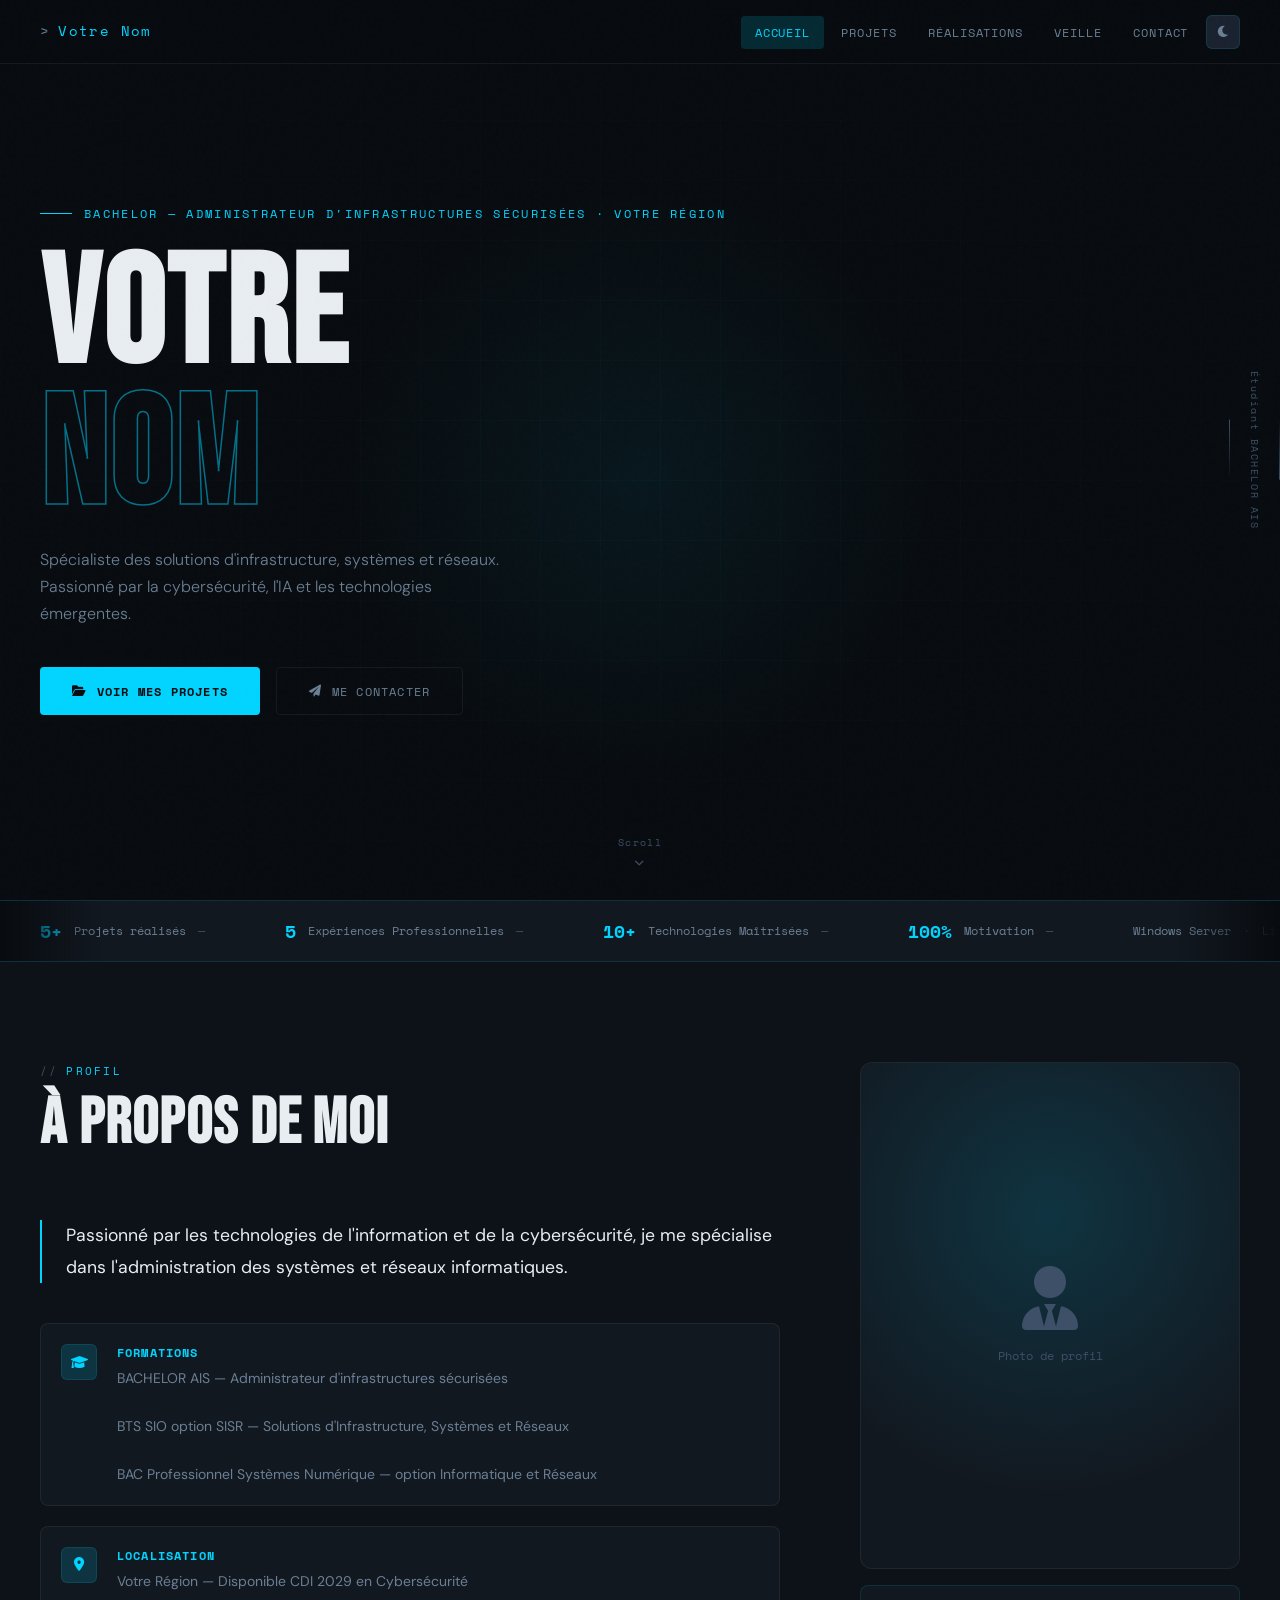
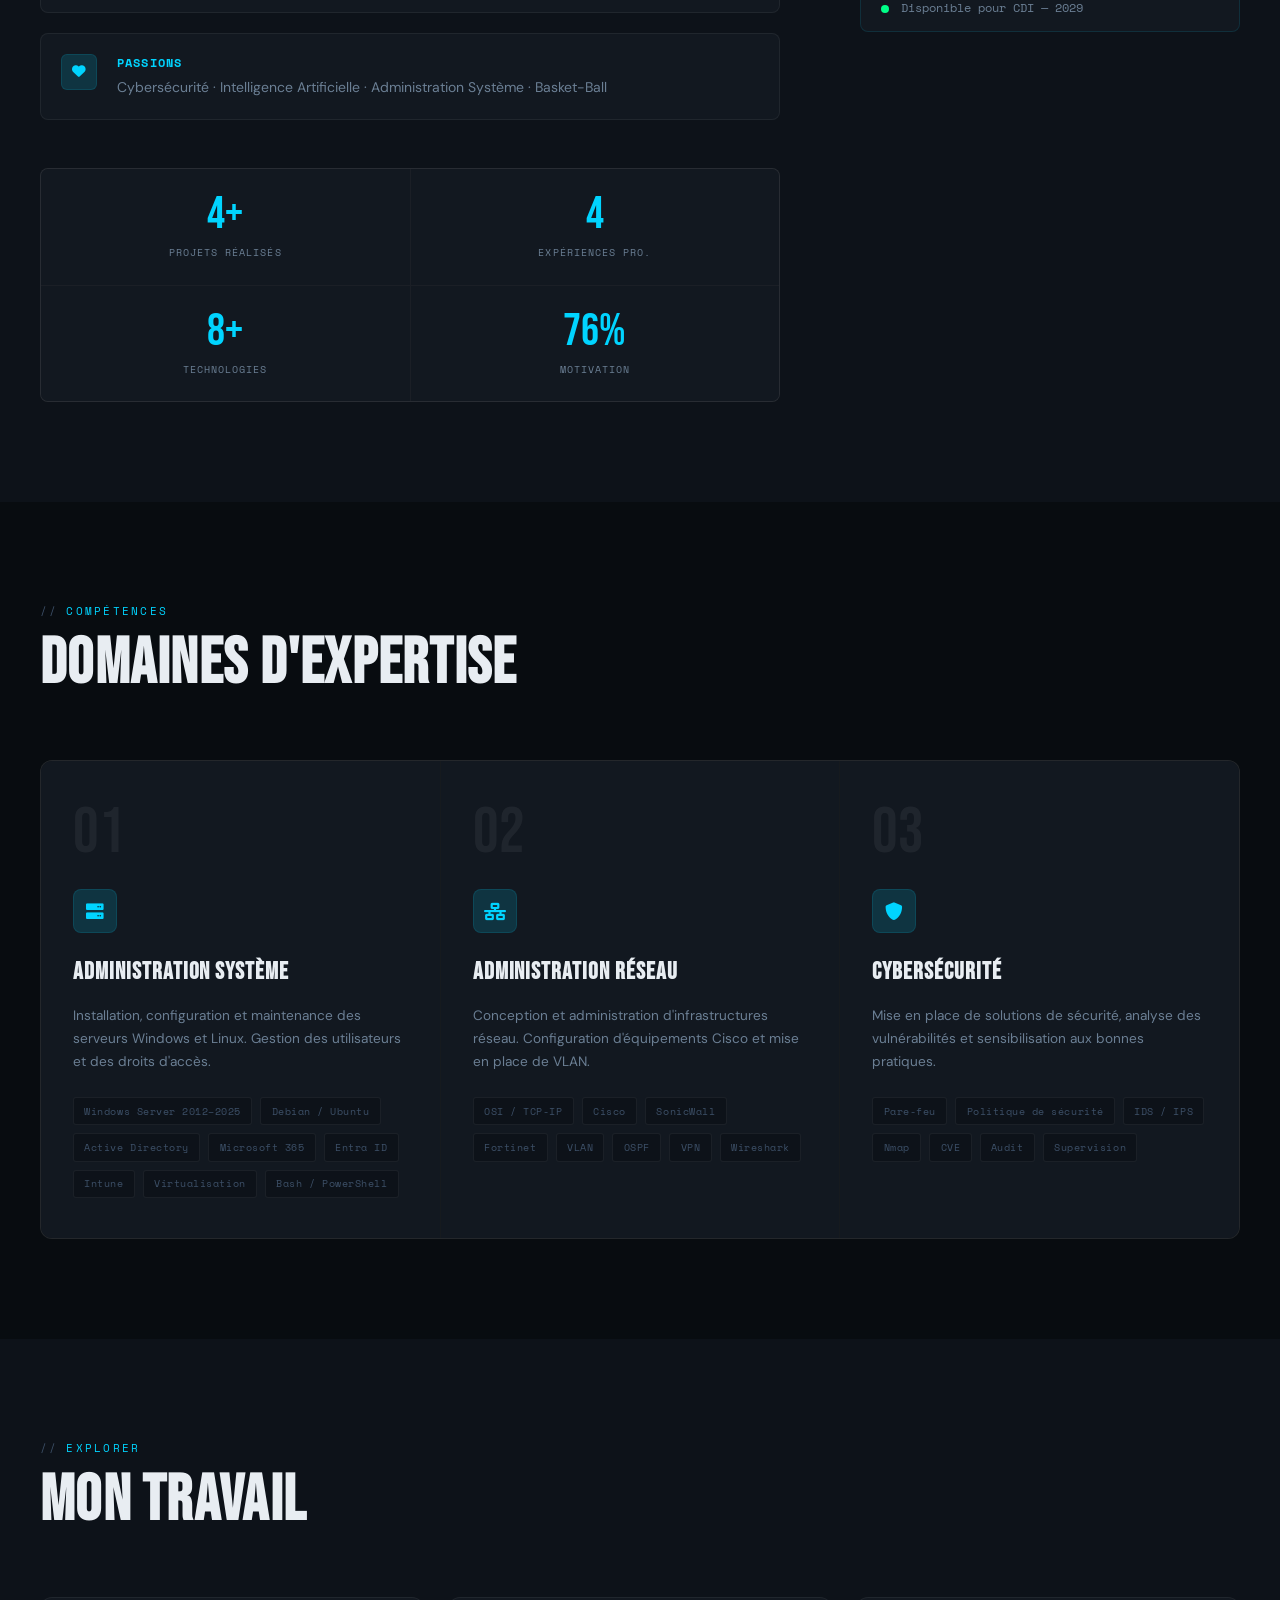
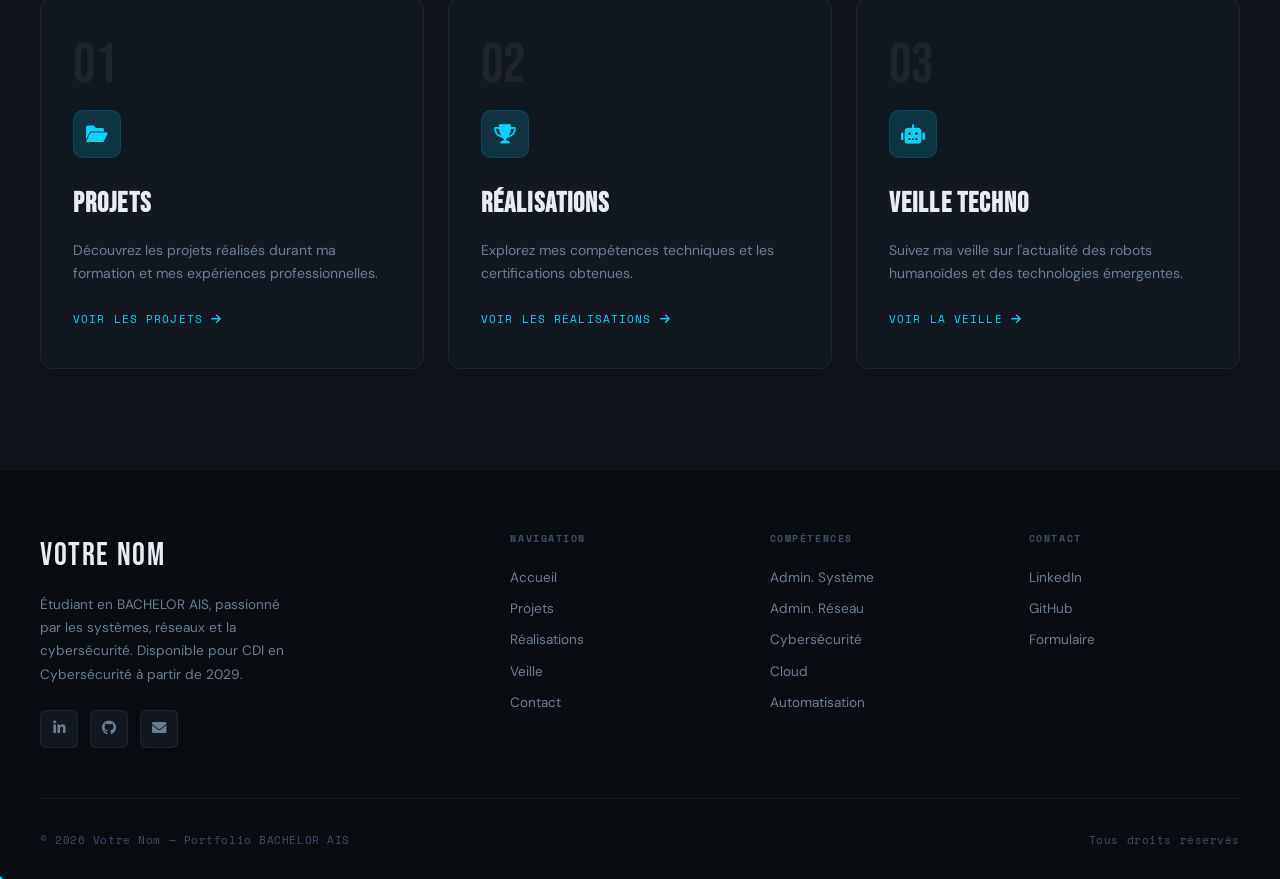
<file: index.html>
<!DOCTYPE html>
<html lang="fr">
<head>
    <script>
        (function () {
            var t = localStorage.getItem('kb-theme') || 'dark';
            document.documentElement.setAttribute('data-theme', t);
        })();
    </script>
    <meta charset="UTF-8">
    <meta name="viewport" content="width=device-width, initial-scale=1.0">
    <link rel="icon" type="image/x-icon" href="favicon.png">
    <link rel="icon" type="image/png" sizes="64x64" href="favicon.png">
    <link rel="apple-touch-icon" href="favicon.png">

    <title>Votre Nom — Portfolio BACHELOR AIS</title>
    <meta name="description" content="Portfolio de Votre Nom, étudiant en BACHELOR AIS. Découvrez mes projets réseau, cybersécurité et systèmes, mes réalisations et ma veille technologique.">
    <meta name="author" content="Votre Nom">
    <meta name="keywords" content="Votre Nom, BACHELOR AIS, BTS SIO, SISR, portfolio, réseau, cybersécurité, informatique">
    <meta property="og:title" content="Votre Nom — Portfolio BACHELOR AIS">
    <meta property="og:description" content="Portfolio de Votre Nom, étudiant en BACHELOR AIS. Découvrez mes projets réseau, cybersécurité et systèmes.">
    <meta property="og:type" content="website">

    <link href="https://cdnjs.cloudflare.com/ajax/libs/font-awesome/6.0.0/css/all.min.css" rel="stylesheet">
    <link href="https://fonts.googleapis.com/css2?family=Space+Mono:wght@400;700&family=DM+Sans:wght@300;400;500;600&family=Bebas+Neue&display=swap" rel="stylesheet">
    <link rel="stylesheet" href="css/style.css">

    <style>
        /* ── HERO ────────────────────────────────── */
        .hero {
            min-height:     100vh;
            display:        flex;
            flex-direction: column;
            justify-content: center;
            position:       relative;
            overflow:       hidden;
            padding:        100px 2rem 80px;
        }
        .hero::before {
            content: '';
            position: absolute; inset: 0;
            background-image:
                linear-gradient(rgba(0,212,255,0.03) 1px, transparent 1px),
                linear-gradient(90deg, rgba(0,212,255,0.03) 1px, transparent 1px);
            background-size: 60px 60px;
            mask-image: radial-gradient(ellipse 80% 80% at 50% 50%, black 0%, transparent 100%);
        }
        .hero::after {
            content: '';
            position: absolute;
            top: 20%; left: 50%; transform: translateX(-50%);
            width: 600px; height: 600px;
            background: radial-gradient(circle, rgba(0,212,255,0.06) 0%, transparent 70%);
            pointer-events: none;
        }
        .hero-inner {
            max-width: 1200px; margin: 0 auto; width: 100%;
            position: relative; z-index: 1;
        }
        .hero-label {
            font-family:    var(--font-mono);
            font-size:      0.72rem;
            color:          var(--accent);
            letter-spacing: 0.2em;
            text-transform: uppercase;
            margin-bottom:  1.5rem;
            display:        flex; align-items: center; gap: 0.75rem;
            opacity: 0; animation: fadeUp 0.6s 0.2s forwards;
        }
        .hero-label::before {
            content: ''; display: block; width: 32px; height: 1px; background: var(--accent);
        }
        .hero h1 {
            font-family:    var(--font-display);
            font-size:      clamp(5rem, 12vw, 11rem);
            line-height:    0.92;
            letter-spacing: 0.02em;
            color:          var(--text);
            margin-bottom:  1rem;
            opacity: 0; animation: fadeUp 0.7s 0.35s forwards;
        }
        .hero h1 span {
            color:              transparent;
            -webkit-text-stroke: 1.5px rgba(0,212,255,0.5);
        }
        .hero-sub {
            font-size:    1rem;
            color:        var(--text-muted);
            max-width:    480px;
            margin-bottom: 2.5rem;
            font-weight:  300;
            line-height:  1.7;
            opacity: 0; animation: fadeUp 0.7s 0.5s forwards;
        }
        .hero-buttons {
            display: flex; gap: 1rem; flex-wrap: wrap;
            opacity: 0; animation: fadeUp 0.7s 0.65s forwards;
        }
        .hero-side {
            position:      absolute;
            right:         0; top: 50%; transform: translateY(-50%);
            display:       flex; flex-direction: column; align-items: center; gap: 1rem;
            writing-mode:  vertical-rl;
            font-family:   var(--font-mono);
            font-size:     0.65rem;
            color:         var(--text-dim);
            letter-spacing: 0.15em;
            opacity: 0; animation: fadeIn 1s 1s forwards;
        }
        .hero-side::before, .hero-side::after {
            content: ''; display: block; width: 1px; height: 60px;
            background: linear-gradient(to bottom, transparent, var(--text-dim));
        }
        .hero-side::after { background: linear-gradient(to top, transparent, var(--text-dim)); }
        .scroll-indicator {
            position: absolute; bottom: 2rem; left: 50%; transform: translateX(-50%);
            display: flex; flex-direction: column; align-items: center; gap: 0.5rem;
            font-family: var(--font-mono); font-size: 0.6rem;
            color: var(--text-dim); letter-spacing: 0.15em;
            opacity: 0; animation: fadeIn 1s 1.2s forwards;
        }
        .scroll-indicator i { animation: bounce 2s infinite; }
        @keyframes bounce { 0%,100%{transform:translateY(0)} 50%{transform:translateY(5px)} }

        /* ── TICKER ──────────────────────────────── */
        .ticker {
            background:   var(--surface);
            border-top:   1px solid var(--border);
            border-bottom: 1px solid var(--border);
            padding:      1rem 0;
            overflow:     hidden;
            position:     relative;
        }
        .ticker::before, .ticker::after {
            content: ''; position: absolute; top: 0; bottom: 0; width: 100px; z-index: 2;
        }
        .ticker::before { left:  0; background: linear-gradient(to right, var(--bg), transparent); }
        .ticker::after  { right: 0; background: linear-gradient(to left,  var(--bg), transparent); }
        .ticker-track {
            display: flex; gap: 0;
            animation: ticker 22s linear infinite;
            width: max-content;
        }
        .ticker-item {
            display:        flex; align-items: center; gap: 0.75rem;
            padding:        0 2.5rem;
            font-family:    var(--font-mono);
            font-size:      0.75rem;
            color:          var(--text-muted);
            white-space:    nowrap;
        }
        .ticker-item strong { color: var(--accent); font-size: 1.1rem; }
        .ticker-item .sep   { color: var(--text-dim); }
        @keyframes ticker { from{transform:translateX(0)} to{transform:translateX(-50%)} }

        /* ── ABOUT ───────────────────────────────── */
        .about { background: var(--bg2); }
        .about-grid {
            display:               grid;
            grid-template-columns: 1fr 380px;
            gap:                   80px;
            align-items:           start;
        }
        .about-lead {
            font-size:     1.1rem;
            color:         var(--text);
            font-weight:   400;
            margin-bottom: 2.5rem;
            line-height:   1.8;
            border-left:   2px solid var(--accent);
            padding-left:  1.5rem;
        }
        .about-items { display: flex; flex-direction: column; gap: 1.25rem; margin-bottom: 3rem; }
        .about-item {
            display:    flex; gap: 1.25rem; align-items: flex-start;
            padding:    1.25rem;
            background: var(--surface);
            border:     1px solid var(--border2);
            border-radius: 8px;
            transition: border-color 0.3s, transform 0.3s;
        }
        .about-item:hover { border-color: var(--border); transform: translateX(4px); }
        .about-item-icon {
            width: 36px; height: 36px;
            background:    var(--accent-glow);
            border:        1px solid var(--border);
            border-radius: 6px;
            display:       flex; align-items: center; justify-content: center;
            color:         var(--accent);
            font-size:     0.85rem;
            flex-shrink:   0;
        }
        .about-item h3 {
            font-family:    var(--font-mono); font-size: 0.72rem;
            text-transform: uppercase; letter-spacing: 0.1em;
            color:          var(--accent); margin-bottom: 0.25rem;
        }
        .about-item p { font-size: 0.875rem; color: var(--text-muted); line-height: 1.6; }

        /* Stats */
        .stats-grid {
            display:               grid;
            grid-template-columns: repeat(2, 1fr);
            gap:                   1px;
            background:            var(--border2);
            border-radius:         8px;
            overflow:              hidden;
            border:                1px solid var(--border2);
        }
        .stat-item { background: var(--surface); padding: 1.5rem; text-align: center; transition: background 0.3s; }
        .stat-item:hover { background: var(--surface2); }
        .stat-number {
            font-family:   var(--font-display);
            font-size:     2.8rem;
            color:         var(--accent);
            line-height:   1;
            margin-bottom: 0.4rem;
        }
        .stat-label {
            font-family:    var(--font-mono); font-size: 0.65rem;
            text-transform: uppercase; letter-spacing: 0.1em; color: var(--text-muted);
        }

        /* Profile card */
        .profile-card { position: sticky; top: 100px; }
        .profile-img {
            width:            100%;
            aspect-ratio:     3/4;
            background:       var(--surface);
            border:           1px solid var(--border2);
            border-radius:    12px;
            display:          flex; flex-direction: column;
            align-items:      center; justify-content: center;
            gap:              1rem;
            color:            var(--text-dim);
            font-family:      var(--font-mono); font-size: 0.75rem;
            position:         relative; overflow: hidden;
        }
        .profile-img::before {
            content: '';
            position: absolute; inset: 0;
            background: radial-gradient(circle at 50% 30%, var(--accent-glow), transparent 70%);
        }
        .profile-img i    { font-size: 4rem; color: var(--text-dim); position: relative; }
        .profile-img p    { position: relative; }
        .availability {
            margin-top:  1rem;
            padding:     0.85rem 1.25rem;
            background:  var(--surface);
            border:      1px solid var(--border);
            border-radius: 8px;
            display:     flex; align-items: center; gap: 0.75rem;
            font-family: var(--font-mono); font-size: 0.72rem; color: var(--text-muted);
        }
        .availability .dot {
            width: 8px; height: 8px; background: #00ff88;
            border-radius: 50%; animation: pulse 2s infinite; flex-shrink: 0;
        }
        @keyframes pulse {
            0%,100% { box-shadow: 0 0 0 0 rgba(0,255,136,0.4); }
            50%      { box-shadow: 0 0 0 6px rgba(0,255,136,0); }
        }

        /* ── EXPERTISE ───────────────────────────── */
        .expertise { background: var(--bg); }
        .expertise-grid {
            display:               grid;
            grid-template-columns: repeat(3, 1fr);
            gap:                   1px;
            background:            var(--border2);
            border-radius:         12px;
            overflow:              hidden;
            border:                1px solid var(--border2);
        }
        .expertise-card {
            background: var(--surface);
            padding:    2.5rem 2rem;
            transition: background 0.3s;
            position:   relative; overflow: hidden;
        }
        .expertise-card::before {
            content: '';
            position: absolute; top: 0; left: 0; right: 0; height: 2px;
            background:      linear-gradient(90deg, var(--accent), transparent);
            transform:       scaleX(0);
            transform-origin: left;
            transition:      transform 0.4s;
        }
        .expertise-card:hover                { background: var(--surface2); }
        .expertise-card:hover::before        { transform: scaleX(1); }
        .expertise-num {
            font-family:   var(--font-display);
            font-size:     4rem;
            color:         var(--border2);
            line-height:   1;
            margin-bottom: 1.5rem;
            transition:    color 0.3s;
        }
        .expertise-card:hover .expertise-num { color: var(--accent-glow); }
        .expertise-icon {
            width: 44px; height: 44px;
            background:    var(--accent-glow);
            border:        1px solid var(--border);
            border-radius: 8px;
            display:       flex; align-items: center; justify-content: center;
            color:         var(--accent); font-size: 1.1rem; margin-bottom: 1.25rem;
        }
        .expertise-card h3 {
            font-family:    var(--font-display);
            font-size:      1.5rem;
            letter-spacing: 0.04em;
            margin-bottom:  0.75rem;
        }
        .expertise-card p  { font-size: 0.85rem; color: var(--text-muted); line-height: 1.7; margin-bottom: 1.5rem; }
        .expertise-tags    { display: flex; flex-wrap: wrap; gap: 0.5rem; }
        .tag {
            font-family:    var(--font-mono); font-size: 0.65rem; letter-spacing: 0.05em;
            padding:        0.3rem 0.65rem;
            background:     var(--bg2);
            border:         1px solid var(--border2);
            border-radius:  3px;
            color:          var(--text-dim);
            transition:     all 0.2s;
        }
        .expertise-card:hover .tag { border-color: var(--border); color: var(--text-muted); }

        /* ── LINKS SECTION ───────────────────────── */
        .links-section { background: var(--bg2); }
        .links-grid {
            display:               grid;
            grid-template-columns: repeat(3, 1fr);
            gap:                   1.5rem;
        }
        .link-card {
            background:     var(--surface);
            border:         1px solid var(--border2);
            border-radius:  12px;
            padding:        2.5rem 2rem;
            text-decoration: none;
            display:        flex; flex-direction: column;
            position:       relative; overflow: hidden;
            transition:     border-color 0.3s, transform 0.3s, box-shadow 0.3s;
        }
        .link-card:hover {
            border-color: rgba(0,212,255,0.3);
            transform:    translateY(-6px);
            box-shadow:   0 20px 60px rgba(0,0,0,0.4), 0 0 0 1px var(--border);
        }
        .link-card::after {
            content: '';
            position: absolute; bottom: 0; left: 0; right: 0; height: 120px;
            background: linear-gradient(to top, var(--accent-glow), transparent);
            opacity: 0; transition: opacity 0.3s;
        }
        .link-card:hover::after { opacity: 1; }
        .link-card-num  { font-family: var(--font-display); font-size: 3.5rem; color: var(--border2); line-height: 1; margin-bottom: 1rem; }
        .link-card-icon {
            width: 48px; height: 48px;
            background:    var(--accent-glow);
            border:        1px solid var(--border);
            border-radius: 10px;
            display:       flex; align-items: center; justify-content: center;
            color:         var(--accent); font-size: 1.2rem;
            margin-bottom: 1.5rem;
            transition:    transform 0.3s;
        }
        .link-card:hover .link-card-icon { transform: scale(1.1); }
        .link-card h3   { font-family: var(--font-display); font-size: 1.75rem; letter-spacing: 0.04em; margin-bottom: 0.75rem; color: var(--text); }
        .link-card p    { font-size: 0.875rem; color: var(--text-muted); line-height: 1.7; flex: 1; }
        .link-card-arrow {
            display:        flex; align-items: center; gap: 0.5rem;
            margin-top:     1.5rem;
            font-family:    var(--font-mono); font-size: 0.7rem;
            letter-spacing: 0.1em; text-transform: uppercase;
            color:          var(--accent);
            position:       relative; z-index: 1;
            transition:     gap 0.3s;
        }
        .link-card:hover .link-card-arrow { gap: 0.8rem; }

        /* ── RESPONSIVE ──────────────────────────── */
        @media (max-width: 900px) {
            .about-grid     { grid-template-columns: 1fr; }
            .profile-card   { display: none; }
            .expertise-grid { grid-template-columns: 1fr; }
            .links-grid     { grid-template-columns: 1fr; }
        }
        @media (max-width: 600px) {
            .hero h1    { font-size: 4.5rem; }
            .hero-side  { display: none; }
        }
    </style>
</head>
<body>

    <!-- HEADER -->
    <header id="header">
        <nav>
            <a href="index.html" class="logo">Votre Nom</a>
            <ul class="nav-links">
                <li><a href="index.html" class="active">Accueil</a></li>
                <li><a href="projets.html">Projets</a></li>
                <li><a href="realisations.html">Réalisations</a></li>
                <li><a href="veille.html">Veille</a></li>
                <li><a href="contact.html">Contact</a></li>
                <li><button class="theme-toggle" id="themeToggle"><i class="fas fa-moon"></i></button></li>
            </ul>
            <div class="burger" id="burger"><span></span><span></span><span></span></div>
        </nav>
    </header>

    <!-- HERO -->
    <section class="hero">
        <div class="hero-inner">
            <p class="hero-label">BACHELOR — Administrateur d'infrastructures sécurisées · Votre Région</p>
            <h1>Votre<br><span>NOM</span></h1>
            <p class="hero-sub">Spécialiste des solutions d'infrastructure, systèmes et réseaux. Passionné par la cybersécurité, l'IA et les technologies émergentes.</p>
            <div class="hero-buttons">
                <a href="projets.html" class="btn btn-primary"><i class="fas fa-folder-open"></i> Voir mes projets</a>
                <a href="contact.html" class="btn btn-secondary"><i class="fas fa-paper-plane"></i> Me contacter</a>
            </div>
        </div>
        <div class="hero-side">Étudiant BACHELOR AIS</div>
        <div class="scroll-indicator">
            <span>Scroll</span>
            <i class="fas fa-chevron-down"></i>
        </div>
    </section>

    <!-- TICKER -->
    <div class="ticker">
        <div class="ticker-track">
            <div class="ticker-item"><strong>5+</strong> Projets réalisés <span class="sep">—</span></div>
            <div class="ticker-item"><strong>5</strong> Expériences Professionnelles <span class="sep">—</span></div>
            <div class="ticker-item"><strong>10+</strong> Technologies Maîtrisées <span class="sep">—</span></div>
            <div class="ticker-item"><strong>100%</strong> Motivation <span class="sep">—</span></div>
            <div class="ticker-item">Windows Server <span class="sep">·</span> Linux <span class="sep">·</span> Réseaux <span class="sep">·</span> Systèmes <span class="sep">—</span></div>
            <div class="ticker-item">Disponible pour <strong>CDI 2029</strong> <span class="sep">—</span></div>
            <div class="ticker-item"><strong>5+</strong> Projets réalisés <span class="sep">—</span></div>
            <div class="ticker-item"><strong>5</strong> Expériences Professionnelles <span class="sep">—</span></div>
            <div class="ticker-item"><strong>10+</strong> Technologies Maîtrisées <span class="sep">—</span></div>
            <div class="ticker-item"><strong>100%</strong> Motivation <span class="sep">—</span></div>
            <div class="ticker-item">Virtualisation <span class="sep">·</span> Cloud <span class="sep">·</span> Cybersécurité <span class="sep">—</span></div>
            <div class="ticker-item">Disponible pour <strong>CDI 2029</strong> <span class="sep">—</span></div>
        </div>
    </div>

    <!-- ABOUT -->
    <section class="section about">
        <div class="container">
            <div class="about-grid">
                <div>
                    <div class="section-header reveal">
                        <p class="section-tag">Profil</p>
                        <h2 class="section-title">À propos de moi</h2>
                    </div>
                    <p class="about-lead reveal">Passionné par les technologies de l'information et de la cybersécurité, je me spécialise dans l'administration des systèmes et réseaux informatiques.</p>

                    <div class="about-items reveal">
                        <div class="about-item">
                            <div class="about-item-icon"><i class="fas fa-graduation-cap"></i></div>
                            <div>
                                <h3>Formations</h3>
                                <p>BACHELOR AIS — Administrateur d'infrastructures sécurisées</p><br>
                                <p>BTS SIO option SISR — Solutions d'Infrastructure, Systèmes et Réseaux</p><br>
                                <p>BAC Professionnel Systèmes Numérique — option Informatique et Réseaux</p>
                            </div>
                        </div>
                        <div class="about-item">
                            <div class="about-item-icon"><i class="fas fa-map-marker-alt"></i></div>
                            <div>
                                <h3>Localisation</h3>
                                <p>Votre Région — Disponible CDI 2029 en Cybersécurité</p>
                            </div>
                        </div>
                        <div class="about-item">
                            <div class="about-item-icon"><i class="fas fa-heart"></i></div>
                            <div>
                                <h3>Passions</h3>
                                <p>Cybersécurité · Intelligence Artificielle · Administration Système · Basket-Ball</p>
                            </div>
                        </div>
                    </div>

                    <div class="stats-grid reveal">
                        <div class="stat-item">
                            <div class="stat-number" data-target="5" data-suffix="+">0</div>
                            <div class="stat-label">Projets Réalisés</div>
                        </div>
                        <div class="stat-item">
                            <div class="stat-number" data-target="5">0</div>
                            <div class="stat-label">Expériences Pro.</div>
                        </div>
                        <div class="stat-item">
                            <div class="stat-number" data-target="10" data-suffix="+">0</div>
                            <div class="stat-label">Technologies</div>
                        </div>
                        <div class="stat-item">
                            <div class="stat-number" data-target="100" data-suffix="%">0</div>
                            <div class="stat-label">Motivation</div>
                        </div>
                    </div>
                </div>

                <div class="profile-card reveal">
                    <div class="profile-img">
                        <i class="fas fa-user-tie"></i>
                        <p>Photo de profil</p>
                    </div>
                    <div class="availability">
                        <div class="dot"></div>
                        <span>Disponible pour CDI — 2029</span>
                    </div>
                </div>
            </div>
        </div>
    </section>

    <!-- EXPERTISE -->
    <section class="section expertise">
        <div class="container">
            <div class="section-header reveal">
                <p class="section-tag">Compétences</p>
                <h2 class="section-title">Domaines d'expertise</h2>
            </div>
            <div class="expertise-grid reveal">
                <div class="expertise-card">
                    <div class="expertise-num">01</div>
                    <div class="expertise-icon"><i class="fas fa-server"></i></div>
                    <h3>Administration Système</h3>
                    <p>Installation, configuration et maintenance des serveurs Windows et Linux. Gestion des utilisateurs et des droits d'accès.</p>
                    <div class="expertise-tags">
                        <span class="tag">Windows Server 2012–2025</span>
                        <span class="tag">Debian / Ubuntu</span>
                        <span class="tag">Active Directory</span>
                        <span class="tag">Microsoft 365</span>
                        <span class="tag">Entra ID</span>
                        <span class="tag">Intune</span>
                        <span class="tag">Virtualisation</span>
                        <span class="tag">Bash / PowerShell</span>
                    </div>
                </div>
                <div class="expertise-card">
                    <div class="expertise-num">02</div>
                    <div class="expertise-icon"><i class="fas fa-network-wired"></i></div>
                    <h3>Administration Réseau</h3>
                    <p>Conception et administration d'infrastructures réseau. Configuration d'équipements Cisco et mise en place de VLAN.</p>
                    <div class="expertise-tags">
                        <span class="tag">OSI / TCP-IP</span>
                        <span class="tag">Cisco</span>
                        <span class="tag">SonicWall</span>
                        <span class="tag">Fortinet</span>
                        <span class="tag">VLAN</span>
                        <span class="tag">OSPF</span>
                        <span class="tag">VPN</span>
                        <span class="tag">Wireshark</span>
                    </div>
                </div>
                <div class="expertise-card">
                    <div class="expertise-num">03</div>
                    <div class="expertise-icon"><i class="fas fa-shield-alt"></i></div>
                    <h3>Cybersécurité</h3>
                    <p>Mise en place de solutions de sécurité, analyse des vulnérabilités et sensibilisation aux bonnes pratiques.</p>
                    <div class="expertise-tags">
                        <span class="tag">Pare-feu</span>
                        <span class="tag">Politique de sécurité</span>
                        <span class="tag">IDS / IPS</span>
                        <span class="tag">Nmap</span>
                        <span class="tag">CVE</span>
                        <span class="tag">Audit</span>
                        <span class="tag">Supervision</span>
                    </div>
                </div>
            </div>
        </div>
    </section>

    <!-- QUICK LINKS -->
    <section class="section links-section">
        <div class="container">
            <div class="section-header reveal">
                <p class="section-tag">Explorer</p>
                <h2 class="section-title">Mon travail</h2>
            </div>
            <div class="links-grid">
                <a href="projets.html" class="link-card reveal">
                    <div class="link-card-num">01</div>
                    <div class="link-card-icon"><i class="fas fa-folder-open"></i></div>
                    <h3>Projets</h3>
                    <p>Découvrez les projets réalisés durant ma formation et mes expériences professionnelles.</p>
                    <div class="link-card-arrow"><span>Voir les projets</span> <i class="fas fa-arrow-right"></i></div>
                </a>
                <a href="realisations.html" class="link-card reveal">
                    <div class="link-card-num">02</div>
                    <div class="link-card-icon"><i class="fas fa-trophy"></i></div>
                    <h3>Réalisations</h3>
                    <p>Explorez mes compétences techniques et les certifications obtenues.</p>
                    <div class="link-card-arrow"><span>Voir les réalisations</span> <i class="fas fa-arrow-right"></i></div>
                </a>
                <a href="veille.html" class="link-card reveal">
                    <div class="link-card-num">03</div>
                    <div class="link-card-icon"><i class="fas fa-robot"></i></div>
                    <h3>Veille Techno</h3>
                    <p>Suivez ma veille sur l'actualité des robots humanoïdes et des technologies émergentes.</p>
                    <div class="link-card-arrow"><span>Voir la veille</span> <i class="fas fa-arrow-right"></i></div>
                </a>
            </div>
        </div>
    </section>

    <!-- FOOTER -->
    <footer>
        <div class="footer-inner">
            <div class="footer-top">
                <div class="footer-brand">
                    <div class="logo-big">Votre Nom</div>
                    <p>Étudiant en BACHELOR AIS, passionné par les systèmes, réseaux et la cybersécurité. Disponible pour CDI en Cybersécurité à partir de 2029.</p>
                    <div class="footer-social">
                        <a href="https://www.linkedin.com/in/VOTRE_PROFIL_LINKEDIN/" class="social-btn" title="LinkedIn"><i class="fab fa-linkedin-in"></i></a>
                        <a href="https://github.com/VOTRE_GITHUB" class="social-btn" title="GitHub"><i class="fab fa-github"></i></a>
                        <a href="contact.html" class="social-btn" title="Email"><i class="fas fa-envelope"></i></a>
                    </div>
                </div>
                <div class="footer-col">
                    <h4>Navigation</h4>
                    <a href="index.html">Accueil</a>
                    <a href="projets.html">Projets</a>
                    <a href="realisations.html">Réalisations</a>
                    <a href="veille.html">Veille</a>
                    <a href="contact.html">Contact</a>
                </div>
                <div class="footer-col">
                    <h4>Compétences</h4>
                    <a href="realisations.html#systeme">Admin. Système</a>
                    <a href="realisations.html#reseau">Admin. Réseau</a>
                    <a href="realisations.html#securite">Cybersécurité</a>
                    <a href="realisations.html#cloud">Cloud</a>
                    <a href="realisations.html#dev">Automatisation</a>
                </div>
                <div class="footer-col">
                    <h4>Contact</h4>
                    <a href="https://www.linkedin.com/in/VOTRE_PROFIL_LINKEDIN/">LinkedIn</a>
                    <a href="https://github.com/VOTRE_GITHUB">GitHub</a>
                    <a href="contact.html">Formulaire</a>
                </div>
            </div>
            <div class="footer-bottom">
                <p>© 2026 Votre Nom — Portfolio BACHELOR AIS</p>
                <p>Tous droits réservés</p>
            </div>
        </div>
    </footer>

    <script src="js/main.js"></script>
</body>
</html>
</file>
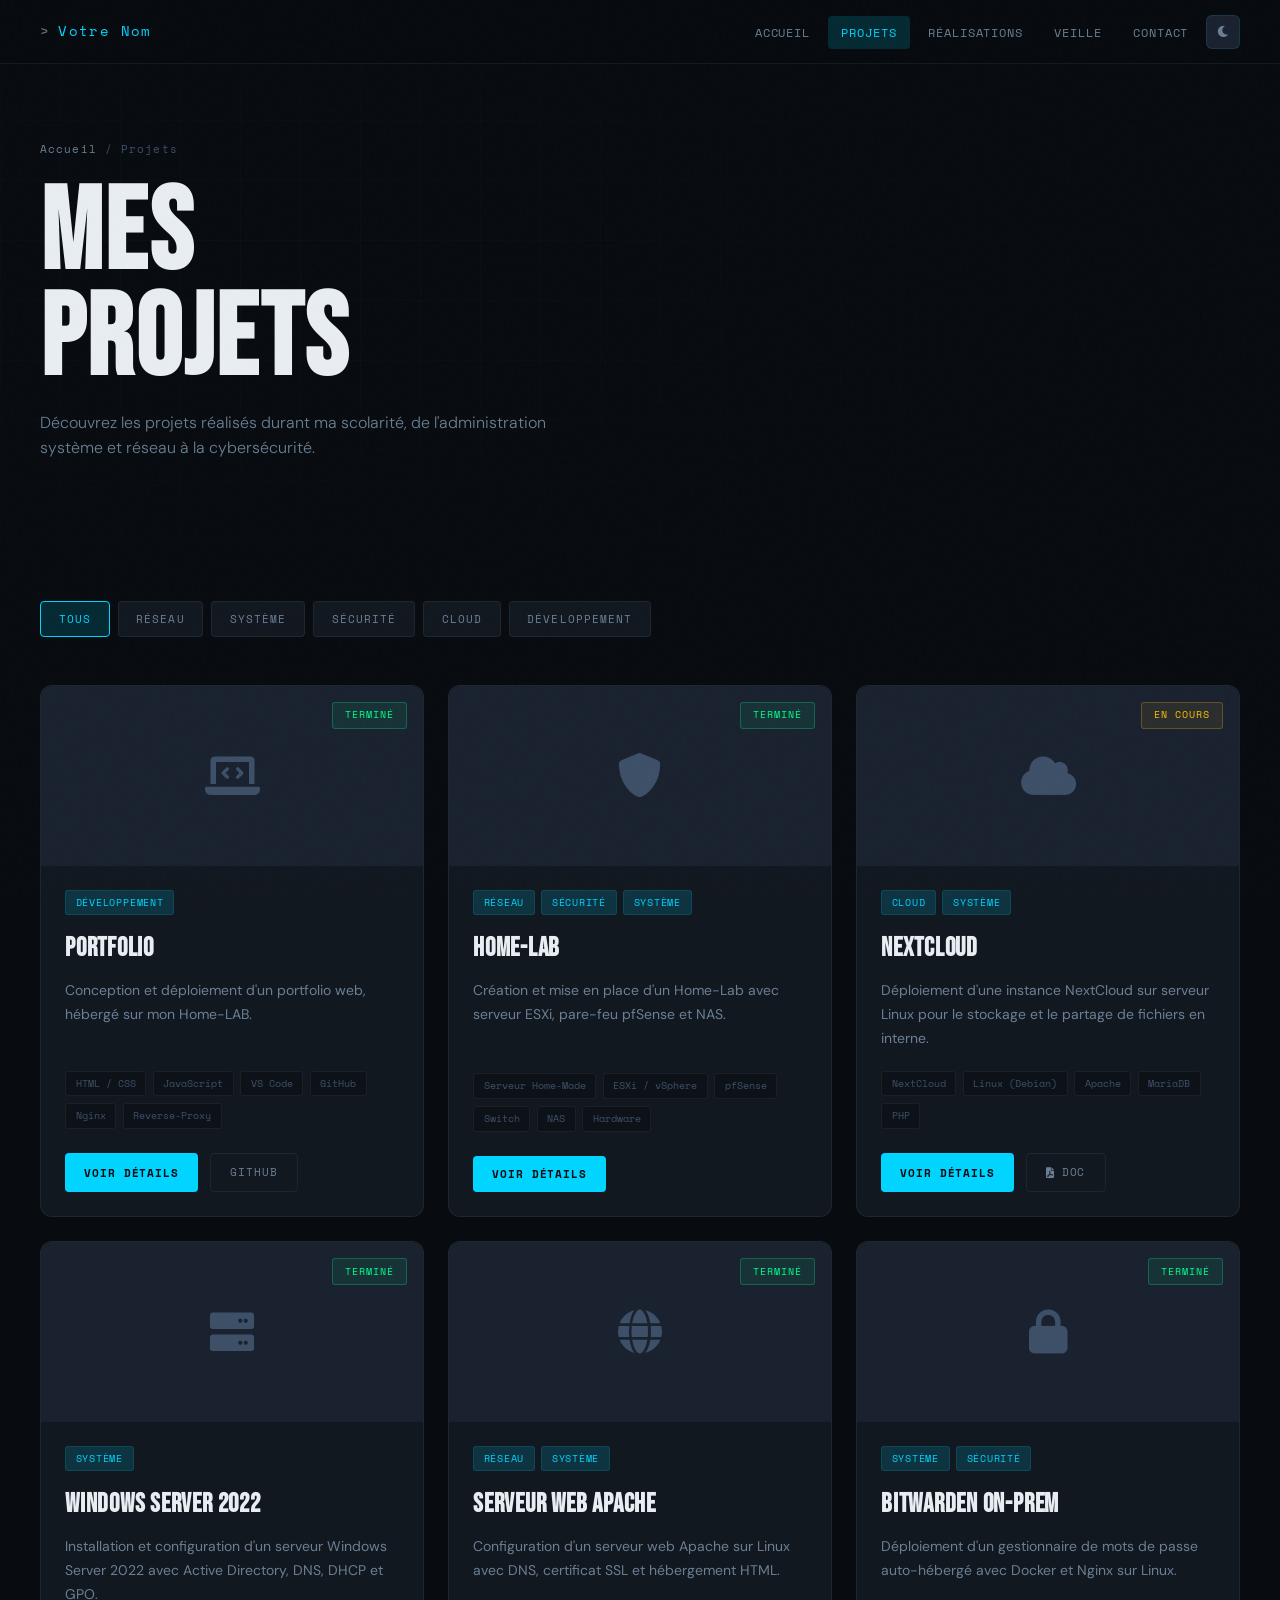
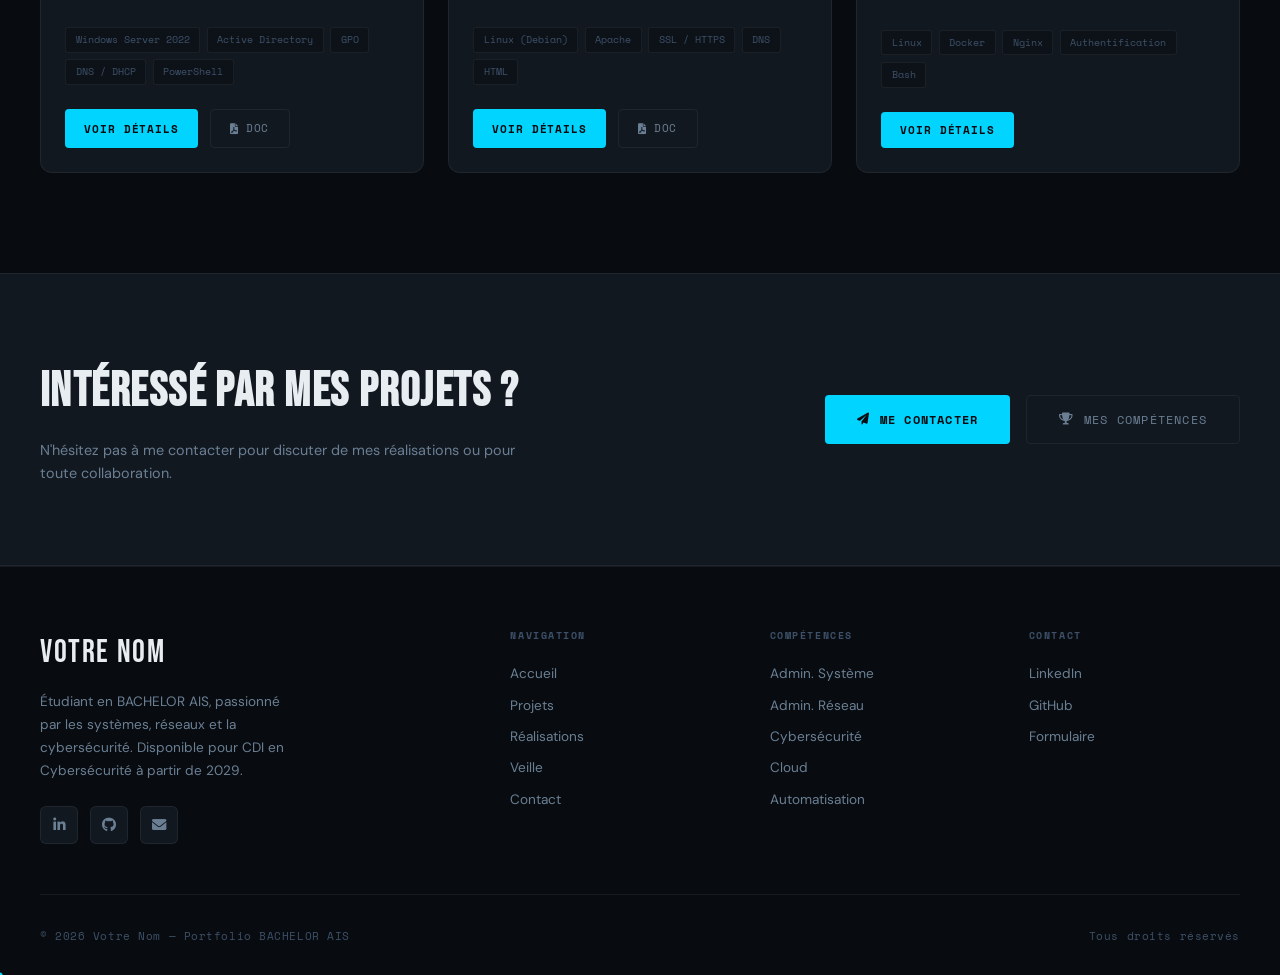
<file: projets.html>
<!DOCTYPE html>
<html lang="fr">
<head>
    <script>
        (function () {
            var t = localStorage.getItem('kb-theme') || 'dark';
            document.documentElement.setAttribute('data-theme', t);
        })();
    </script>
    <meta charset="UTF-8">
    <meta name="viewport" content="width=device-width, initial-scale=1.0">
    <link rel="icon" type="image/x-icon" href="favicon.png">
    <link rel="icon" type="image/png" sizes="64x64" href="favicon.png">
    <link rel="apple-touch-icon" href="favicon.png">

    <title>Projets — Votre Nom</title>
    <meta name="description" content="Mes projets techniques : Home-Lab, NextCloud, Windows Server 2022, Apache, Bitwarden. Réalisés dans le cadre du BACHELOR AIS.">

    <link href="https://cdnjs.cloudflare.com/ajax/libs/font-awesome/6.0.0/css/all.min.css" rel="stylesheet">
    <link href="https://fonts.googleapis.com/css2?family=Space+Mono:wght@400;700&family=DM+Sans:wght@300;400;500;600&family=Bebas+Neue&display=swap" rel="stylesheet">
    <link rel="stylesheet" href="css/style.css">

    <style>
        /* ── STATUS COLORS ───────────── */
        .status-completed { background: rgba(0,255,136,0.08); color: #00ff88; border: 1px solid rgba(0,255,136,0.25); }
        .status-progress  { background: rgba(255,193,7,0.08);  color: #ffc107; border: 1px solid rgba(255,193,7,0.25); }
        .status-planned   { background: rgba(108,117,125,0.08);color: #6c757d; border: 1px solid rgba(108,117,125,0.25); }

        /* ── SECTION ─────────────────── */
        .section { padding: 60px 2rem 100px; }

        /* ── FILTERS ─────────────────── */
        .filters {
            display: flex; gap: 0.5rem; flex-wrap: wrap;
            margin-bottom: 3rem;
            opacity: 0; animation: fadeUp 0.6s 0.45s forwards;
        }
        .filter-btn {
            font-family:    var(--font-mono);
            font-size:      0.68rem;
            letter-spacing: 0.1em;
            text-transform: uppercase;
            padding:        0.55rem 1.1rem;
            background:     var(--surface);
            border:         1px solid var(--border2);
            border-radius:  4px;
            color:          var(--text-muted);
            transition:     all 0.2s;
        }
        .filter-btn:hover { color: var(--accent); border-color: var(--border); }
        .filter-btn.active { background: var(--accent-glow); color: var(--accent); border-color: var(--accent); }

        /* ── PROJECT GRID ────────────── */
        .projects-grid {
            display:               grid;
            grid-template-columns: repeat(auto-fill, minmax(360px, 1fr));
            gap:                   1.5rem;
        }
        .project-card {
            background:    var(--surface);
            border:        1px solid var(--border2);
            border-radius: 12px;
            overflow:      hidden;
            transition:    border-color 0.3s, transform 0.3s, box-shadow 0.3s;
            position:      relative;
            display:       flex; flex-direction: column;
        }
        .project-card:hover {
            border-color: rgba(0,212,255,0.25);
            transform:    translateY(-5px);
            box-shadow:   0 20px 50px rgba(0,0,0,0.4);
        }
        .project-card::before {
            content: '';
            position: absolute; top: 0; left: 0; right: 0; height: 2px;
            background: linear-gradient(90deg, var(--accent), transparent);
            transform:  scaleX(0); transform-origin: left; transition: transform 0.4s;
        }
        .project-card:hover::before { transform: scaleX(1); }

        .project-image {
            height:     180px;
            background: var(--surface2);
            display:    flex; align-items: center; justify-content: center;
            font-size:  2.75rem; color: var(--text-dim);
            position:   relative; overflow: hidden; transition: color 0.3s;
        }
        .project-image::after {
            content: '';
            position: absolute; inset: 0;
            background: radial-gradient(circle at 50% 50%, var(--accent-glow), transparent 70%);
            opacity: 0; transition: opacity 0.3s;
        }
        .project-card:hover .project-image       { color: var(--accent); }
        .project-card:hover .project-image::after { opacity: 1; }

        .project-status {
            position:       absolute; top: 1rem; right: 1rem;
            font-family:    var(--font-mono); font-size: 0.6rem;
            letter-spacing: 0.1em; text-transform: uppercase;
            padding:        0.3rem 0.75rem; border-radius: 3px; z-index: 1;
        }
        .project-info { padding: 1.5rem; flex: 1; display: flex; flex-direction: column; }
        .project-meta { display: flex; gap: 0.4rem; flex-wrap: wrap; margin-bottom: 0.85rem; }
        .project-tag {
            font-family:    var(--font-mono); font-size: 0.6rem;
            letter-spacing: 0.08em; text-transform: uppercase;
            padding:        0.25rem 0.6rem;
            background:     var(--accent-glow); color: var(--accent);
            border:         1px solid var(--border); border-radius: 3px;
        }
        .project-info h3 { font-family: var(--font-display); font-size: 1.6rem; letter-spacing: 0.03em; margin-bottom: 0.6rem; }
        .project-info p  { font-size: 0.875rem; color: var(--text-muted); line-height: 1.7; margin-bottom: 1.25rem; flex: 1; }
        .project-tech { display: flex; gap: 0.4rem; flex-wrap: wrap; margin-bottom: 1.5rem; }
        .tech-badge {
            font-family:   var(--font-mono); font-size: 0.62rem;
            padding:       0.25rem 0.6rem;
            background:    var(--bg2); border: 1px solid var(--border2);
            border-radius: 3px; color: var(--text-dim);
        }
        .project-links { display: flex; gap: 0.75rem; flex-wrap: wrap; margin-top: auto; }
        .project-link {
            font-family:     var(--font-mono); font-size: 0.7rem;
            letter-spacing:  0.08em; text-transform: uppercase;
            padding:         0.6rem 1.2rem; border-radius: 4px;
            text-decoration: none; transition: all 0.2s;
            display:         inline-flex; align-items: center; gap: 0.4rem;
        }
        .project-link.primary { background: var(--accent); color: var(--bg); font-weight: 700; border: none; }
        .project-link.primary:hover { background: #33ddff; transform: translateY(-1px); }
        .project-link.secondary { background: transparent; color: var(--text-muted); border: 1px solid var(--border2); }
        .project-link.secondary:hover { color: var(--accent); border-color: var(--accent); background: var(--accent-glow); }

        /* ── MODALS ──────────────────── */
        .modal-overlay {
            display:         none;
            position:        fixed; inset: 0;
            background:      rgba(0,0,0,0.75);
            z-index:         200;
            align-items:     center;
            justify-content: center;
            padding:         2rem;
            backdrop-filter: blur(6px);
        }
        .modal-overlay.open { display: flex; }
        .modal-box {
            background:    var(--surface);
            border:        1px solid var(--border2);
            border-radius: 16px;
            max-width:     640px;
            width:         100%;
            max-height:    90vh;
            overflow-y:    auto;
            padding:       2.5rem;
            position:      relative;
            animation:     fadeUp 0.35s ease;
        }
        .modal-box::before {
            content: '';
            position: absolute; top: 0; left: 10%; right: 10%; height: 1px;
            background: linear-gradient(90deg, transparent, var(--accent), transparent);
        }
        .modal-close {
            position:      absolute; top: 1.25rem; right: 1.25rem;
            background:    var(--surface2); border: 1px solid var(--border2);
            border-radius: 6px; color: var(--text-muted);
            width:         32px; height: 32px; font-size: 0.85rem;
            transition:    all 0.2s;
        }
        .modal-close:hover { color: var(--accent); border-color: var(--border); }
        .modal-header { margin-bottom: 2rem; }
        .modal-header h2 { font-family: var(--font-display); font-size: 2rem; letter-spacing: 0.04em; margin-bottom: 0.5rem; }
        .modal-tags { display: flex; gap: 0.4rem; flex-wrap: wrap; }
        .modal-section { margin-bottom: 1.75rem; }
        .modal-section h4 { font-family: var(--font-mono); font-size: 0.7rem; text-transform: uppercase; letter-spacing: 0.15em; color: var(--accent); margin-bottom: 0.75rem; }
        .modal-section p  { font-size: 0.875rem; color: var(--text-muted); line-height: 1.7; }
        .modal-objectives { list-style: none; }
        .modal-objectives li { font-size: 0.875rem; color: var(--text-muted); line-height: 1.7; padding-left: 1.25rem; position: relative; }
        .modal-objectives li::before { content: '→'; position: absolute; left: 0; color: var(--accent); }
        .modal-tech { display: flex; gap: 0.5rem; flex-wrap: wrap; }
        .modal-status-row { display: flex; gap: 0.5rem; }

        /* ── TOAST ───────────────────── */
        #doc-toast {
            position:      fixed; bottom: 2rem; left: 50%; transform: translateX(-50%) translateY(20px);
            background:    var(--surface);
            border:        1px solid var(--border2);
            border-radius: 8px;
            padding:       0.85rem 1.5rem;
            display:       flex; align-items: center; gap: 0.75rem;
            font-family:   var(--font-mono); font-size: 0.75rem;
            color:         var(--text-muted);
            z-index:       999;
            opacity:       0;
            transition:    all 0.35s cubic-bezier(0.16,1,0.3,1);
            pointer-events: none;
            white-space:   nowrap;
        }
        #doc-toast.show         { opacity: 1; transform: translateX(-50%) translateY(0); }
        #doc-toast.show.success { border-color: rgba(0,255,136,0.4); color: #00ff88; }
        #doc-toast.show.pending { border-color: rgba(255,193,7,0.4);  color: #ffc107; }

        @media (max-width: 600px) {
            .projects-grid { grid-template-columns: 1fr; }
        }
    </style>
</head>
<body>

    <!-- HEADER -->
    <header id="header">
        <nav>
            <a href="index.html" class="logo">Votre Nom</a>
            <ul class="nav-links">
                <li><a href="index.html">Accueil</a></li>
                <li><a href="projets.html" class="active">Projets</a></li>
                <li><a href="realisations.html">Réalisations</a></li>
                <li><a href="veille.html">Veille</a></li>
                <li><a href="contact.html">Contact</a></li>
                <li><button class="theme-toggle" id="themeToggle"><i class="fas fa-moon"></i></button></li>
            </ul>
            <div class="burger" id="burger"><span></span><span></span><span></span></div>
        </nav>
    </header>

    <!-- PAGE HERO -->
    <div class="page-hero">
        <div class="page-hero-inner">
            <div class="breadcrumb">
                <a href="index.html">Accueil</a><span>/</span><span>Projets</span>
            </div>
            <h1>Mes<br>Projets</h1>
            <p>Découvrez les projets réalisés durant ma scolarité, de l'administration système et réseau à la cybersécurité.</p>
        </div>
    </div>

    <!-- PROJECTS -->
    <section class="section">
        <div class="container">

            <div class="filters reveal">
                <button class="filter-btn active" data-filter="all">Tous</button>
                <button class="filter-btn" data-filter="reseau">Réseau</button>
                <button class="filter-btn" data-filter="systeme">Système</button>
                <button class="filter-btn" data-filter="securite">Sécurité</button>
                <button class="filter-btn" data-filter="cloud">Cloud</button>
                <button class="filter-btn" data-filter="dev">Développement</button>
            </div>

            <div class="projects-grid">

                <!-- Portfolio -->
                <div class="project-card dev reveal">
                    <div class="project-status status-completed">Terminé</div>
                    <div class="project-image"><i class="fas fa-laptop-code"></i></div>
                    <div class="project-info">
                        <div class="project-meta"><span class="project-tag">Développement</span></div>
                        <h3>Portfolio</h3>
                        <p>Conception et déploiement d'un portfolio web, hébergé sur mon Home-LAB.</p>
                        <div class="project-tech">
                            <span class="tech-badge">HTML / CSS</span>
                            <span class="tech-badge">JavaScript</span>
                            <span class="tech-badge">VS Code</span>
                            <span class="tech-badge">GitHub</span>
                            <span class="tech-badge">Nginx</span>
                            <span class="tech-badge">Reverse-Proxy</span>
                        </div>
                        <div class="project-links">
                            <button class="project-link primary" onclick="openModal('modal-portfolio')">Voir détails</button>
                            <a href="https://github.com/VOTRE_GITHUB" target="_blank" class="project-link secondary">GitHub</a>
                        </div>
                    </div>
                </div>

                <!-- Home-LAB -->
                <div class="project-card reseau securite reveal">
                    <div class="project-status status-completed">Terminé</div>
                    <div class="project-image"><i class="fas fa-shield-alt"></i></div>
                    <div class="project-info">
                        <div class="project-meta">
                            <span class="project-tag">Réseau</span>
                            <span class="project-tag">Sécurité</span>
                            <span class="project-tag">Système</span>
                        </div>
                        <h3>Home-Lab</h3>
                        <p>Création et mise en place d'un Home-Lab avec serveur ESXi, pare-feu pfSense et NAS.</p>
                        <div class="project-tech">
                            <span class="tech-badge">Serveur Home-Made</span>
                            <span class="tech-badge">ESXi / vSphere</span>
                            <span class="tech-badge">pfSense</span>
                            <span class="tech-badge">Switch</span>
                            <span class="tech-badge">NAS</span>
                            <span class="tech-badge">Hardware</span>
                        </div>
                        <div class="project-links">
                            <button class="project-link primary" onclick="openModal('modal-homelab')">Voir détails</button>
                        </div>
                    </div>
                </div>

                <!-- NextCloud -->
                <div class="project-card cloud systeme reveal">
                    <div class="project-status status-progress">En cours</div>
                    <div class="project-image"><i class="fas fa-cloud"></i></div>
                    <div class="project-info">
                        <div class="project-meta">
                            <span class="project-tag">Cloud</span>
                            <span class="project-tag">Système</span>
                        </div>
                        <h3>NextCloud</h3>
                        <p>Déploiement d'une instance NextCloud sur serveur Linux pour le stockage et le partage de fichiers en interne.</p>
                        <div class="project-tech">
                            <span class="tech-badge">NextCloud</span>
                            <span class="tech-badge">Linux (Debian)</span>
                            <span class="tech-badge">Apache</span>
                            <span class="tech-badge">MariaDB</span>
                            <span class="tech-badge">PHP</span>
                        </div>
                        <div class="project-links">
                            <button class="project-link primary" onclick="openModal('modal-nextcloud')">Voir détails</button>
                            <a href="doc_nextcloud.pdf" download class="project-link secondary doc-dl" data-name="NextCloud"><i class="fas fa-file-pdf"></i> Doc</a>
                        </div>
                    </div>
                </div>

                <!-- Windows Server -->
                <div class="project-card systeme reveal">
                    <div class="project-status status-completed">Terminé</div>
                    <div class="project-image"><i class="fas fa-server"></i></div>
                    <div class="project-info">
                        <div class="project-meta"><span class="project-tag">Système</span></div>
                        <h3>Windows Server 2022</h3>
                        <p>Installation et configuration d'un serveur Windows Server 2022 avec Active Directory, DNS, DHCP et GPO.</p>
                        <div class="project-tech">
                            <span class="tech-badge">Windows Server 2022</span>
                            <span class="tech-badge">Active Directory</span>
                            <span class="tech-badge">GPO</span>
                            <span class="tech-badge">DNS / DHCP</span>
                            <span class="tech-badge">PowerShell</span>
                        </div>
                        <div class="project-links">
                            <button class="project-link primary" onclick="openModal('modal-wserver')">Voir détails</button>
                            <a href="doc_windows_server.pdf" download class="project-link secondary doc-dl" data-name="Windows Server 2022"><i class="fas fa-file-pdf"></i> Doc</a>
                        </div>
                    </div>
                </div>

                <!-- Apache -->
                <div class="project-card reseau systeme reveal">
                    <div class="project-status status-completed">Terminé</div>
                    <div class="project-image"><i class="fas fa-globe"></i></div>
                    <div class="project-info">
                        <div class="project-meta">
                            <span class="project-tag">Réseau</span>
                            <span class="project-tag">Système</span>
                        </div>
                        <h3>Serveur Web Apache</h3>
                        <p>Configuration d'un serveur web Apache sur Linux avec DNS, certificat SSL et hébergement HTML.</p>
                        <div class="project-tech">
                            <span class="tech-badge">Linux (Debian)</span>
                            <span class="tech-badge">Apache</span>
                            <span class="tech-badge">SSL / HTTPS</span>
                            <span class="tech-badge">DNS</span>
                            <span class="tech-badge">HTML</span>
                        </div>
                        <div class="project-links">
                            <button class="project-link primary" onclick="openModal('modal-apache')">Voir détails</button>
                            <a href="doc_apache.pdf" download class="project-link secondary doc-dl" data-name="Apache"><i class="fas fa-file-pdf"></i> Doc</a>
                        </div>
                    </div>
                </div>

                <!-- Bitwarden -->
                <div class="project-card systeme securite reveal">
                    <div class="project-status status-completed">Terminé</div>
                    <div class="project-image"><i class="fas fa-lock"></i></div>
                    <div class="project-info">
                        <div class="project-meta">
                            <span class="project-tag">Système</span>
                            <span class="project-tag">Sécurité</span>
                        </div>
                        <h3>Bitwarden On-Prem</h3>
                        <p>Déploiement d'un gestionnaire de mots de passe auto-hébergé avec Docker et Nginx sur Linux.</p>
                        <div class="project-tech">
                            <span class="tech-badge">Linux</span>
                            <span class="tech-badge">Docker</span>
                            <span class="tech-badge">Nginx</span>
                            <span class="tech-badge">Authentification</span>
                            <span class="tech-badge">Bash</span>
                        </div>
                        <div class="project-links">
                            <button class="project-link primary" onclick="openModal('modal-bitwarden')">Voir détails</button>
                        </div>
                    </div>
                </div>

            </div>
        </div>
    </section>

    <!-- CTA -->
    <section class="cta-section">
        <div class="cta-inner reveal">
            <div>
                <h2>Intéressé par mes projets ?</h2>
                <p>N'hésitez pas à me contacter pour discuter de mes réalisations ou pour toute collaboration.</p>
            </div>
            <div class="cta-buttons">
                <a href="contact.html" class="btn btn-primary"><i class="fas fa-paper-plane"></i> Me contacter</a>
                <a href="realisations.html" class="btn btn-secondary"><i class="fas fa-trophy"></i> Mes compétences</a>
            </div>
        </div>
    </section>

    <!-- FOOTER -->
    <footer>
        <div class="footer-inner">
            <div class="footer-top">
                <div class="footer-brand">
                    <div class="logo-big">Votre Nom</div>
                    <p>Étudiant en BACHELOR AIS, passionné par les systèmes, réseaux et la cybersécurité. Disponible pour CDI en Cybersécurité à partir de 2029.</p>
                    <div class="footer-social">
                        <a href="https://www.linkedin.com/in/VOTRE_PROFIL_LINKEDIN/" class="social-btn" title="LinkedIn"><i class="fab fa-linkedin-in"></i></a>
                        <a href="https://github.com/VOTRE_GITHUB" class="social-btn" title="GitHub"><i class="fab fa-github"></i></a>
                        <a href="contact.html" class="social-btn" title="Email"><i class="fas fa-envelope"></i></a>
                    </div>
                </div>
                <div class="footer-col">
                    <h4>Navigation</h4>
                    <a href="index.html">Accueil</a>
                    <a href="projets.html">Projets</a>
                    <a href="realisations.html">Réalisations</a>
                    <a href="veille.html">Veille</a>
                    <a href="contact.html">Contact</a>
                </div>
                <div class="footer-col">
                    <h4>Compétences</h4>
                    <a href="realisations.html#systeme">Admin. Système</a>
                    <a href="realisations.html#reseau">Admin. Réseau</a>
                    <a href="realisations.html#securite">Cybersécurité</a>
                    <a href="realisations.html#cloud">Cloud</a>
                    <a href="realisations.html#dev">Automatisation</a>
                </div>
                <div class="footer-col">
                    <h4>Contact</h4>
                    <a href="https://www.linkedin.com/in/VOTRE_PROFIL_LINKEDIN/">LinkedIn</a>
                    <a href="https://github.com/VOTRE_GITHUB">GitHub</a>
                    <a href="contact.html">Formulaire</a>
                </div>
            </div>
            <div class="footer-bottom">
                <p>© 2026 Votre Nom — Portfolio BACHELOR AIS</p>
                <p>Tous droits réservés</p>
            </div>
        </div>
    </footer>

    <!-- MODALS -->
    <div class="modal-overlay" id="modal-portfolio">
        <div class="modal-box">
            <button class="modal-close" onclick="closeModal('modal-portfolio')"><i class="fas fa-times"></i></button>
            <div class="modal-header">
                <h2>Portfolio</h2>
                <div class="modal-tags"><span class="project-tag">Développement</span></div>
            </div>
            <div class="modal-section">
                <h4>Description</h4>
                <p>Conception et développement d'un portfolio web complet pour présenter mes compétences, projets et expériences. Le site est responsive, supporte un thème clair/sombre et est déployé sur le Home-LAB via Nginx et Reverse-Proxy.</p>
            </div>
            <div class="modal-section">
                <h4>Objectifs</h4>
                <ul class="modal-objectives">
                    <li>Créer une interface moderne et responsive</li>
                    <li>Implémenter un système de thème clair/sombre persistant</li>
                    <li>Déployer via GitHub et Nginx sur le Home-LAB</li>
                    <li>Présenter les compétences, projets et expériences</li>
                </ul>
            </div>
            <div class="modal-section">
                <h4>Technologies</h4>
                <div class="modal-tech">
                    <span class="tech-badge">HTML / CSS</span>
                    <span class="tech-badge">JavaScript</span>
                    <span class="tech-badge">VS Code</span>
                    <span class="tech-badge">GitHub</span>
                    <span class="tech-badge">Nginx</span>
                </div>
            </div>
            <div class="modal-section">
                <h4>Statut</h4>
                <div class="modal-status-row"><span class="project-status status-completed" style="position:static">Terminé</span></div>
            </div>
        </div>
    </div>

    <div class="modal-overlay" id="modal-homelab">
        <div class="modal-box">
            <button class="modal-close" onclick="closeModal('modal-homelab')"><i class="fas fa-times"></i></button>
            <div class="modal-header">
                <h2>Home-Lab</h2>
                <div class="modal-tags">
                    <span class="project-tag">Réseau</span>
                    <span class="project-tag">Sécurité</span>
                    <span class="project-tag">Système</span>
                </div>
            </div>
            <div class="modal-section">
                <h4>Description</h4>
                <p>Création d'une infrastructure réseau personnelle complète. Montage du serveur, installation de l'hyperviseur ESXi, configuration du pare-feu pfSense, d'un VPN WireGuard, d'un reverse proxy et d'un NAS.</p>
            </div>
            <div class="modal-section">
                <h4>Objectifs</h4>
                <ul class="modal-objectives">
                    <li>Monter et configurer un serveur physique</li>
                    <li>Installer VMware ESXi et gérer les VMs</li>
                    <li>Configurer pfSense (VLAN, NAT, règles de pare-feu)</li>
                    <li>Mettre en place un VPN WireGuard et un reverse proxy</li>
                    <li>Déployer un NAS pour le stockage</li>
                </ul>
            </div>
            <div class="modal-section">
                <h4>Technologies</h4>
                <div class="modal-tech">
                    <span class="tech-badge">ESXi / vSphere</span>
                    <span class="tech-badge">pfSense</span>
                    <span class="tech-badge">WireGuard</span>
                    <span class="tech-badge">Nginx Proxy Manager</span>
                    <span class="tech-badge">TrueNAS</span>
                </div>
            </div>
            <div class="modal-section">
                <h4>Statut</h4>
                <div class="modal-status-row"><span class="project-status status-completed" style="position:static">Terminé</span></div>
            </div>
        </div>
    </div>

    <div class="modal-overlay" id="modal-nextcloud">
        <div class="modal-box">
            <button class="modal-close" onclick="closeModal('modal-nextcloud')"><i class="fas fa-times"></i></button>
            <div class="modal-header">
                <h2>NextCloud</h2>
                <div class="modal-tags"><span class="project-tag">Cloud</span><span class="project-tag">Système</span></div>
            </div>
            <div class="modal-section">
                <h4>Description</h4>
                <p>Déploiement d'une solution de stockage cloud auto-hébergée via NextCloud sur un serveur Linux Debian avec Apache, MariaDB, PHP et sécurisation HTTPS.</p>
            </div>
            <div class="modal-section">
                <h4>Objectifs</h4>
                <ul class="modal-objectives">
                    <li>Installer et configurer NextCloud sur Debian</li>
                    <li>Mettre en place Apache, PHP et MariaDB</li>
                    <li>Sécuriser l'accès avec un certificat SSL</li>
                    <li>Gérer les utilisateurs et les droits d'accès</li>
                </ul>
            </div>
            <div class="modal-section">
                <h4>Technologies</h4>
                <div class="modal-tech">
                    <span class="tech-badge">NextCloud</span>
                    <span class="tech-badge">Linux (Debian)</span>
                    <span class="tech-badge">Apache</span>
                    <span class="tech-badge">MariaDB</span>
                    <span class="tech-badge">PHP</span>
                </div>
            </div>
            <div class="modal-section">
                <h4>Statut</h4>
                <div class="modal-status-row"><span class="project-status status-progress" style="position:static">En cours</span></div>
            </div>
        </div>
    </div>

    <div class="modal-overlay" id="modal-wserver">
        <div class="modal-box">
            <button class="modal-close" onclick="closeModal('modal-wserver')"><i class="fas fa-times"></i></button>
            <div class="modal-header">
                <h2>Windows Server 2022</h2>
                <div class="modal-tags"><span class="project-tag">Système</span></div>
            </div>
            <div class="modal-section">
                <h4>Description</h4>
                <p>Installation et configuration complète d'un serveur Windows Server 2022 avec Active Directory, GPO, DNS et DHCP dans un environnement virtualisé.</p>
            </div>
            <div class="modal-section">
                <h4>Objectifs</h4>
                <ul class="modal-objectives">
                    <li>Installer Windows Server 2022 en machine virtuelle</li>
                    <li>Configurer un domaine Active Directory</li>
                    <li>Créer et gérer des utilisateurs, groupes et UO</li>
                    <li>Déployer des GPO pour la gestion des postes</li>
                    <li>Configurer DNS et DHCP</li>
                    <li>Automatiser des tâches via PowerShell</li>
                </ul>
            </div>
            <div class="modal-section">
                <h4>Technologies</h4>
                <div class="modal-tech">
                    <span class="tech-badge">Windows Server 2022</span>
                    <span class="tech-badge">Active Directory</span>
                    <span class="tech-badge">GPO</span>
                    <span class="tech-badge">DNS / DHCP</span>
                    <span class="tech-badge">PowerShell</span>
                </div>
            </div>
            <div class="modal-section">
                <h4>Statut</h4>
                <div class="modal-status-row"><span class="project-status status-completed" style="position:static">Terminé</span></div>
            </div>
        </div>
    </div>

    <div class="modal-overlay" id="modal-apache">
        <div class="modal-box">
            <button class="modal-close" onclick="closeModal('modal-apache')"><i class="fas fa-times"></i></button>
            <div class="modal-header">
                <h2>Serveur Web Apache</h2>
                <div class="modal-tags"><span class="project-tag">Réseau</span><span class="project-tag">Système</span></div>
            </div>
            <div class="modal-section">
                <h4>Description</h4>
                <p>Configuration d'un serveur web Apache sur Debian avec virtual hosts, enregistrement DNS et sécurisation SSL.</p>
            </div>
            <div class="modal-section">
                <h4>Objectifs</h4>
                <ul class="modal-objectives">
                    <li>Installer et configurer Apache sur Debian</li>
                    <li>Mettre en place des virtual hosts</li>
                    <li>Configurer la résolution DNS locale</li>
                    <li>Sécuriser les échanges via SSL/HTTPS</li>
                </ul>
            </div>
            <div class="modal-section">
                <h4>Technologies</h4>
                <div class="modal-tech">
                    <span class="tech-badge">Linux (Debian)</span>
                    <span class="tech-badge">Apache</span>
                    <span class="tech-badge">SSL / HTTPS</span>
                    <span class="tech-badge">DNS</span>
                </div>
            </div>
            <div class="modal-section">
                <h4>Statut</h4>
                <div class="modal-status-row"><span class="project-status status-completed" style="position:static">Terminé</span></div>
            </div>
        </div>
    </div>

    <div class="modal-overlay" id="modal-bitwarden">
        <div class="modal-box">
            <button class="modal-close" onclick="closeModal('modal-bitwarden')"><i class="fas fa-times"></i></button>
            <div class="modal-header">
                <h2>Bitwarden On-Prem</h2>
                <div class="modal-tags"><span class="project-tag">Système</span><span class="project-tag">Sécurité</span></div>
            </div>
            <div class="modal-section">
                <h4>Description</h4>
                <p>Déploiement d'un gestionnaire de mots de passe Bitwarden auto-hébergé via Docker sur Linux, sécurisé derrière Nginx avec authentification MFA.</p>
            </div>
            <div class="modal-section">
                <h4>Objectifs</h4>
                <ul class="modal-objectives">
                    <li>Déployer Bitwarden via Docker Compose</li>
                    <li>Configurer Nginx en reverse proxy</li>
                    <li>Sécuriser l'accès avec un certificat SSL</li>
                    <li>Activer l'authentification MFA</li>
                </ul>
            </div>
            <div class="modal-section">
                <h4>Technologies</h4>
                <div class="modal-tech">
                    <span class="tech-badge">Linux</span>
                    <span class="tech-badge">Docker</span>
                    <span class="tech-badge">Nginx</span>
                    <span class="tech-badge">Bitwarden</span>
                    <span class="tech-badge">Bash</span>
                </div>
            </div>
            <div class="modal-section">
                <h4>Statut</h4>
                <div class="modal-status-row"><span class="project-status status-completed" style="position:static">Terminé</span></div>
            </div>
        </div>
    </div>

    <!-- PDF Toast -->
    <div id="doc-toast"><i class="fas fa-file-pdf"></i><span id="doc-toast-msg"></span></div>

    <script src="js/main.js"></script>
    <script>
        /* ── Filters ── */
        document.querySelectorAll('.filter-btn').forEach(function (btn) {
            btn.addEventListener('click', function () {
                document.querySelectorAll('.filter-btn').forEach(function (b) { b.classList.remove('active'); });
                this.classList.add('active');
                var filter = this.dataset.filter;
                document.querySelectorAll('.project-card').forEach(function (card) {
                    var show = filter === 'all' || card.classList.contains(filter);
                    card.style.display = show ? '' : 'none';
                });
            });
        });

        /* ── Modals ── */
        function openModal(id) { document.getElementById(id).classList.add('open'); document.body.style.overflow = 'hidden'; }
        function closeModal(id) { document.getElementById(id).classList.remove('open'); document.body.style.overflow = ''; }
        document.querySelectorAll('.modal-overlay').forEach(function (o) {
            o.addEventListener('click', function (e) { if (e.target === this) closeModal(this.id); });
        });
        document.addEventListener('keydown', function (e) {
            if (e.key === 'Escape') document.querySelectorAll('.modal-overlay.open').forEach(function (m) { closeModal(m.id); });
        });

        /* ── PDF Toast ── */
        var toastTimer;
        function showToast(msg, type) {
            var toast = document.getElementById('doc-toast');
            clearTimeout(toastTimer);
            document.getElementById('doc-toast-msg').textContent = msg;
            toast.className = 'show ' + type;
            toastTimer = setTimeout(function () { toast.className = ''; }, 3500);
        }
        document.querySelectorAll('.doc-dl').forEach(function (link) {
            link.addEventListener('click', function (e) {
                var name = this.getAttribute('data-name');
                fetch(this.getAttribute('href'), { method: 'HEAD' })
                    .then(function (res) { if (res.ok) showToast('Téléchargement de ' + name + '…', 'success'); else throw new Error(); })
                    .catch(function () { e.preventDefault(); showToast(name + ' — bientôt disponible', 'pending'); });
            });
        });
    </script>
</body>
</html>
</file>
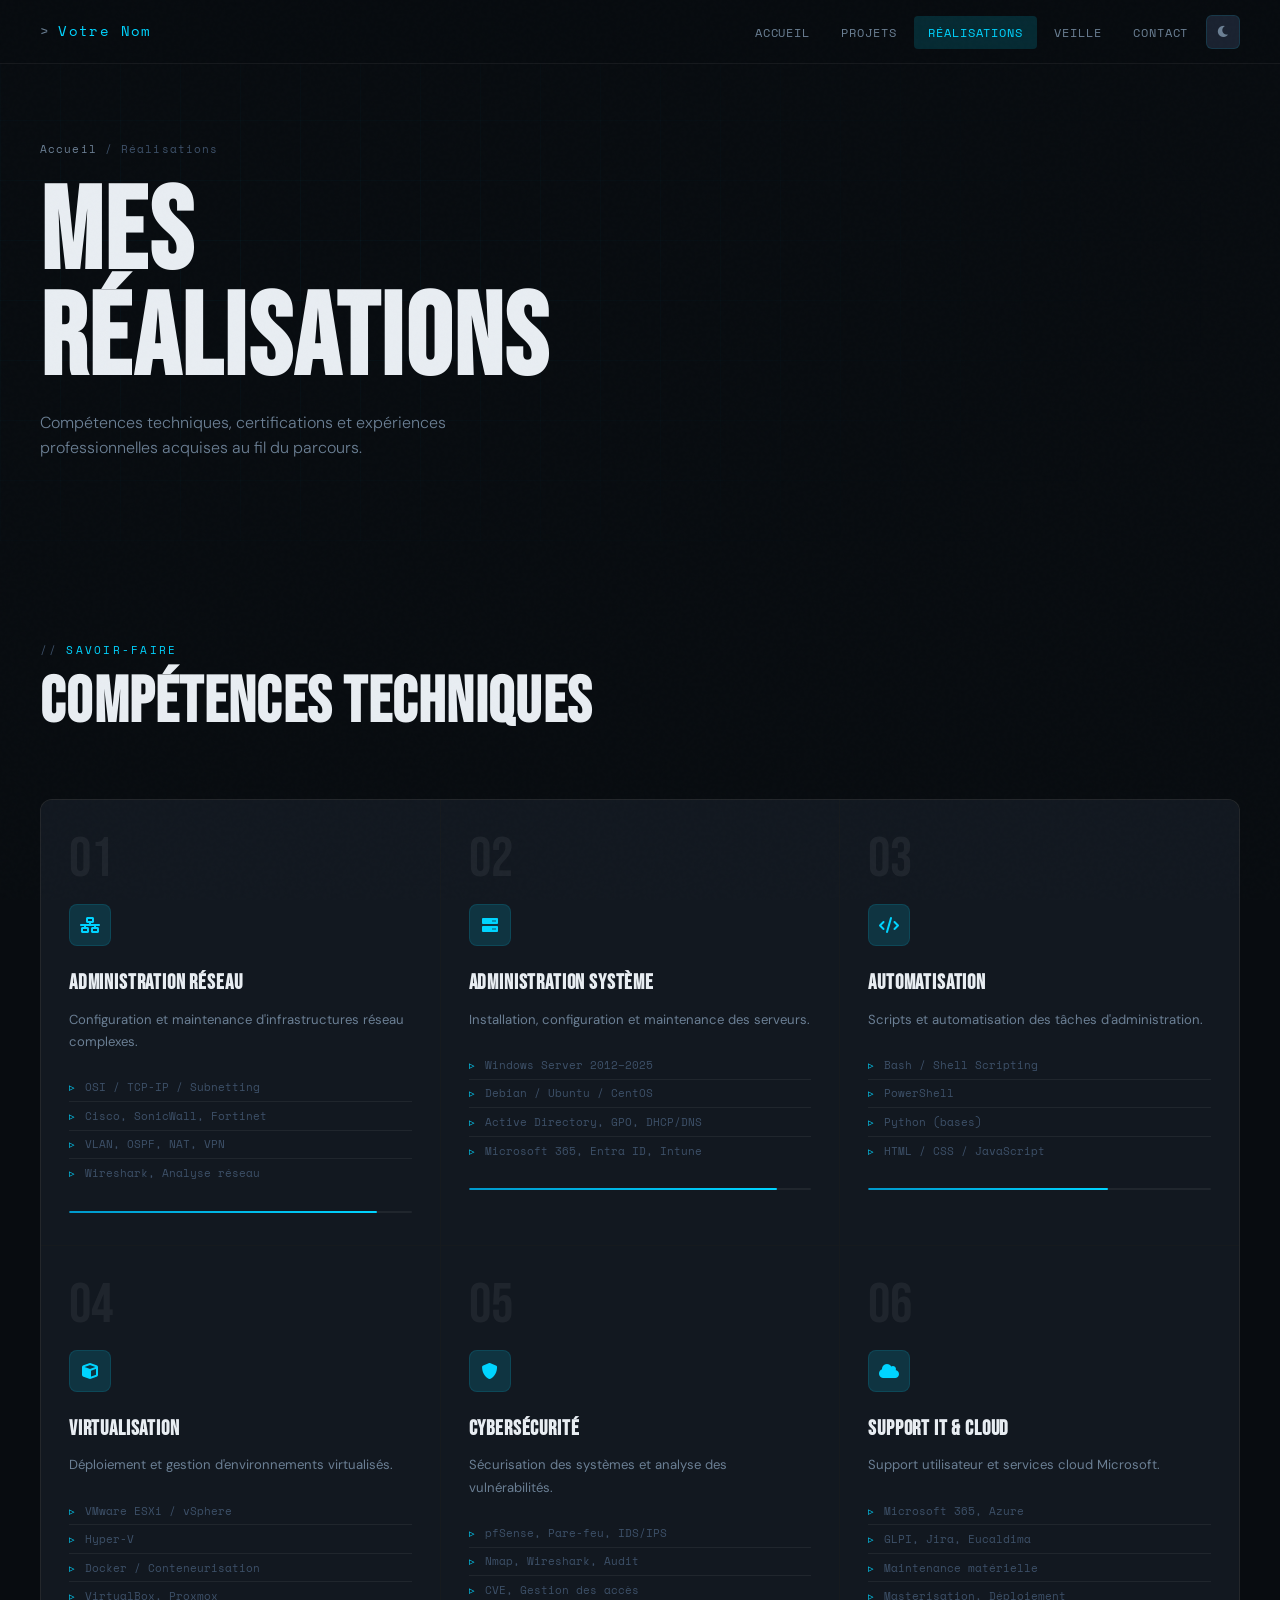
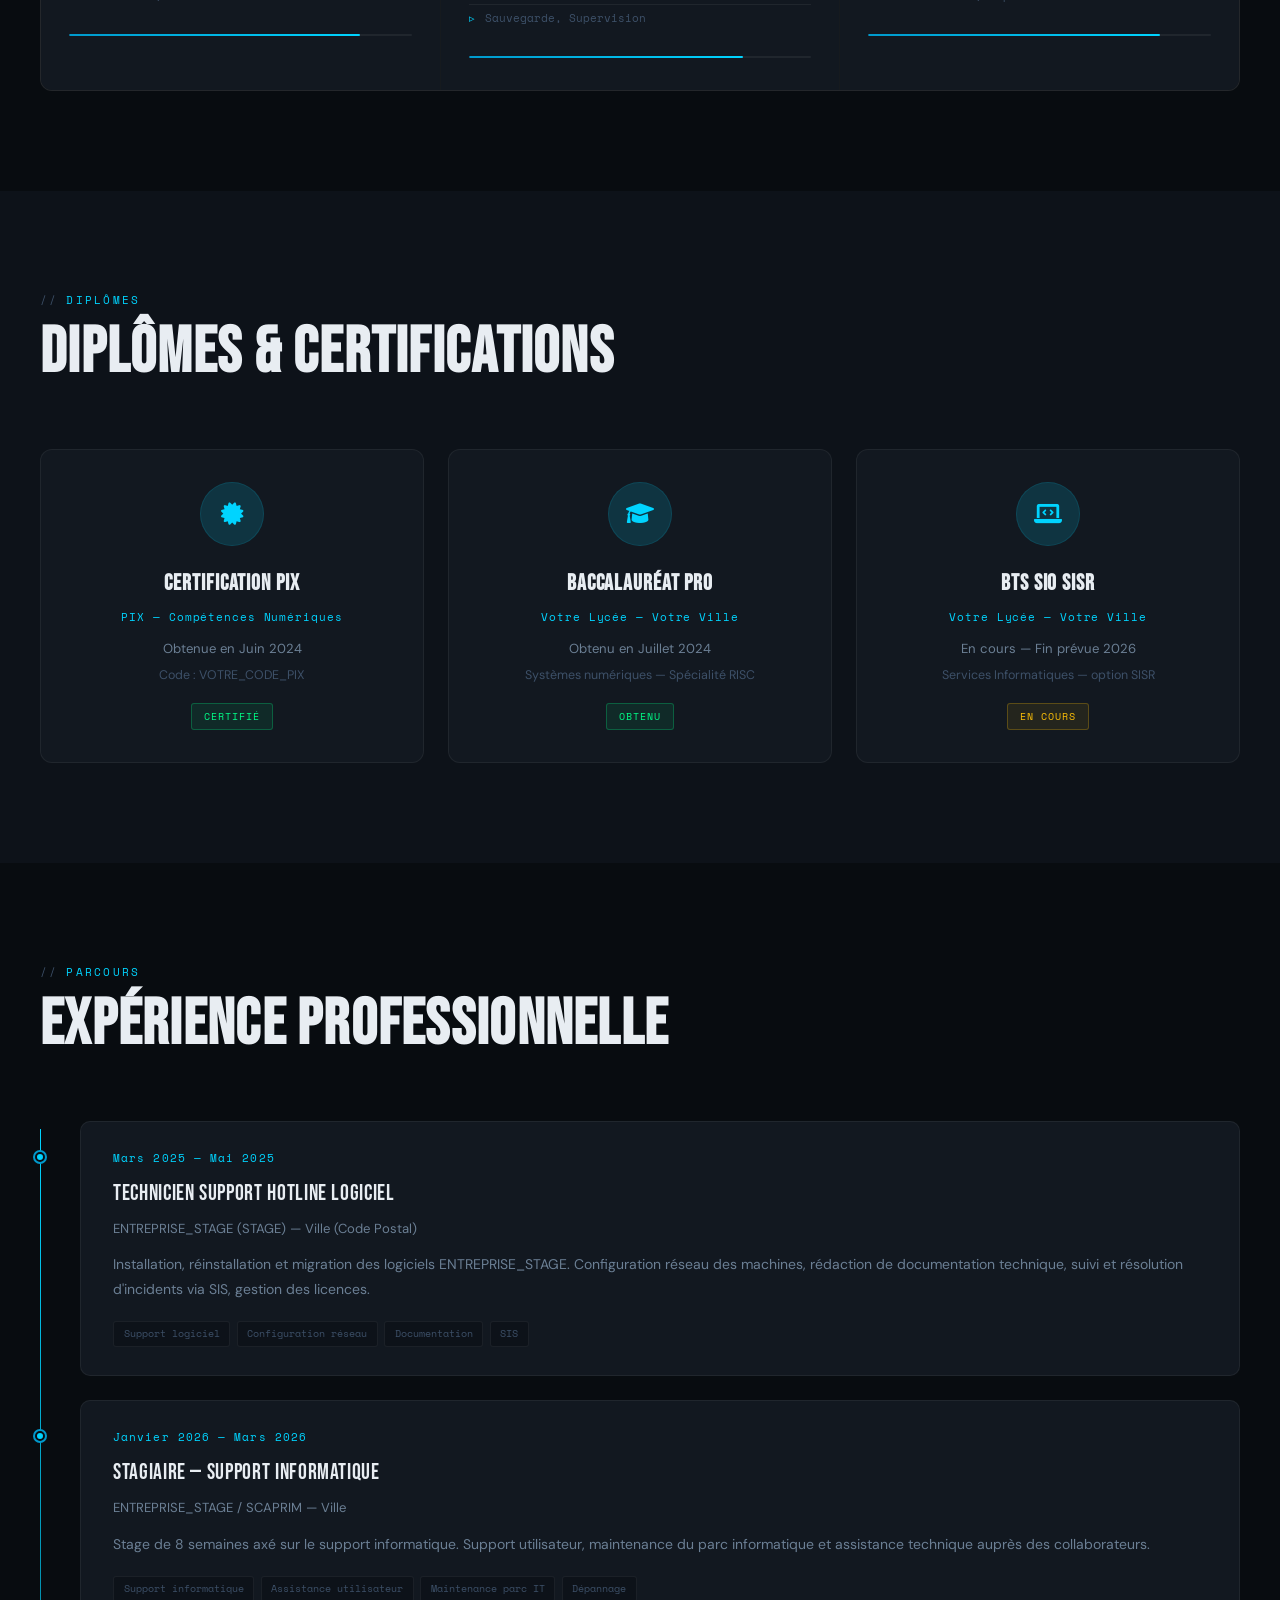
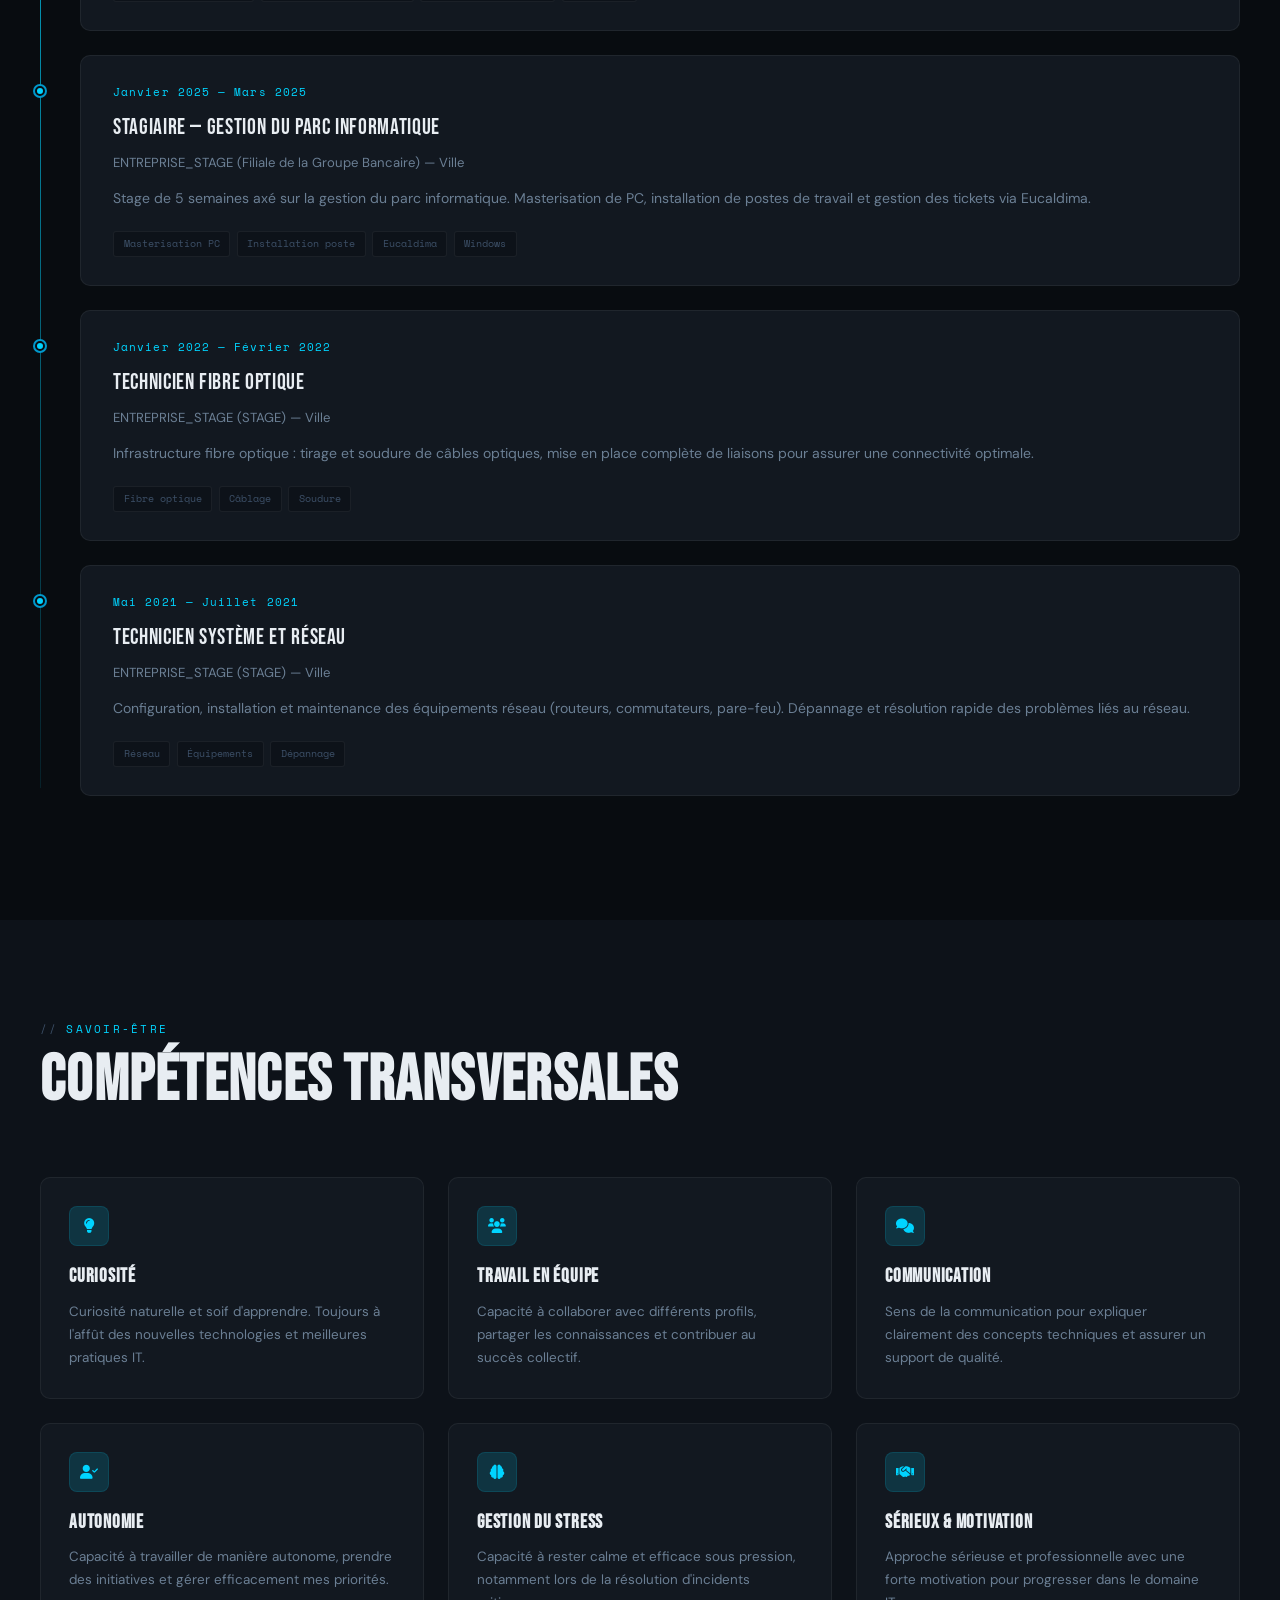
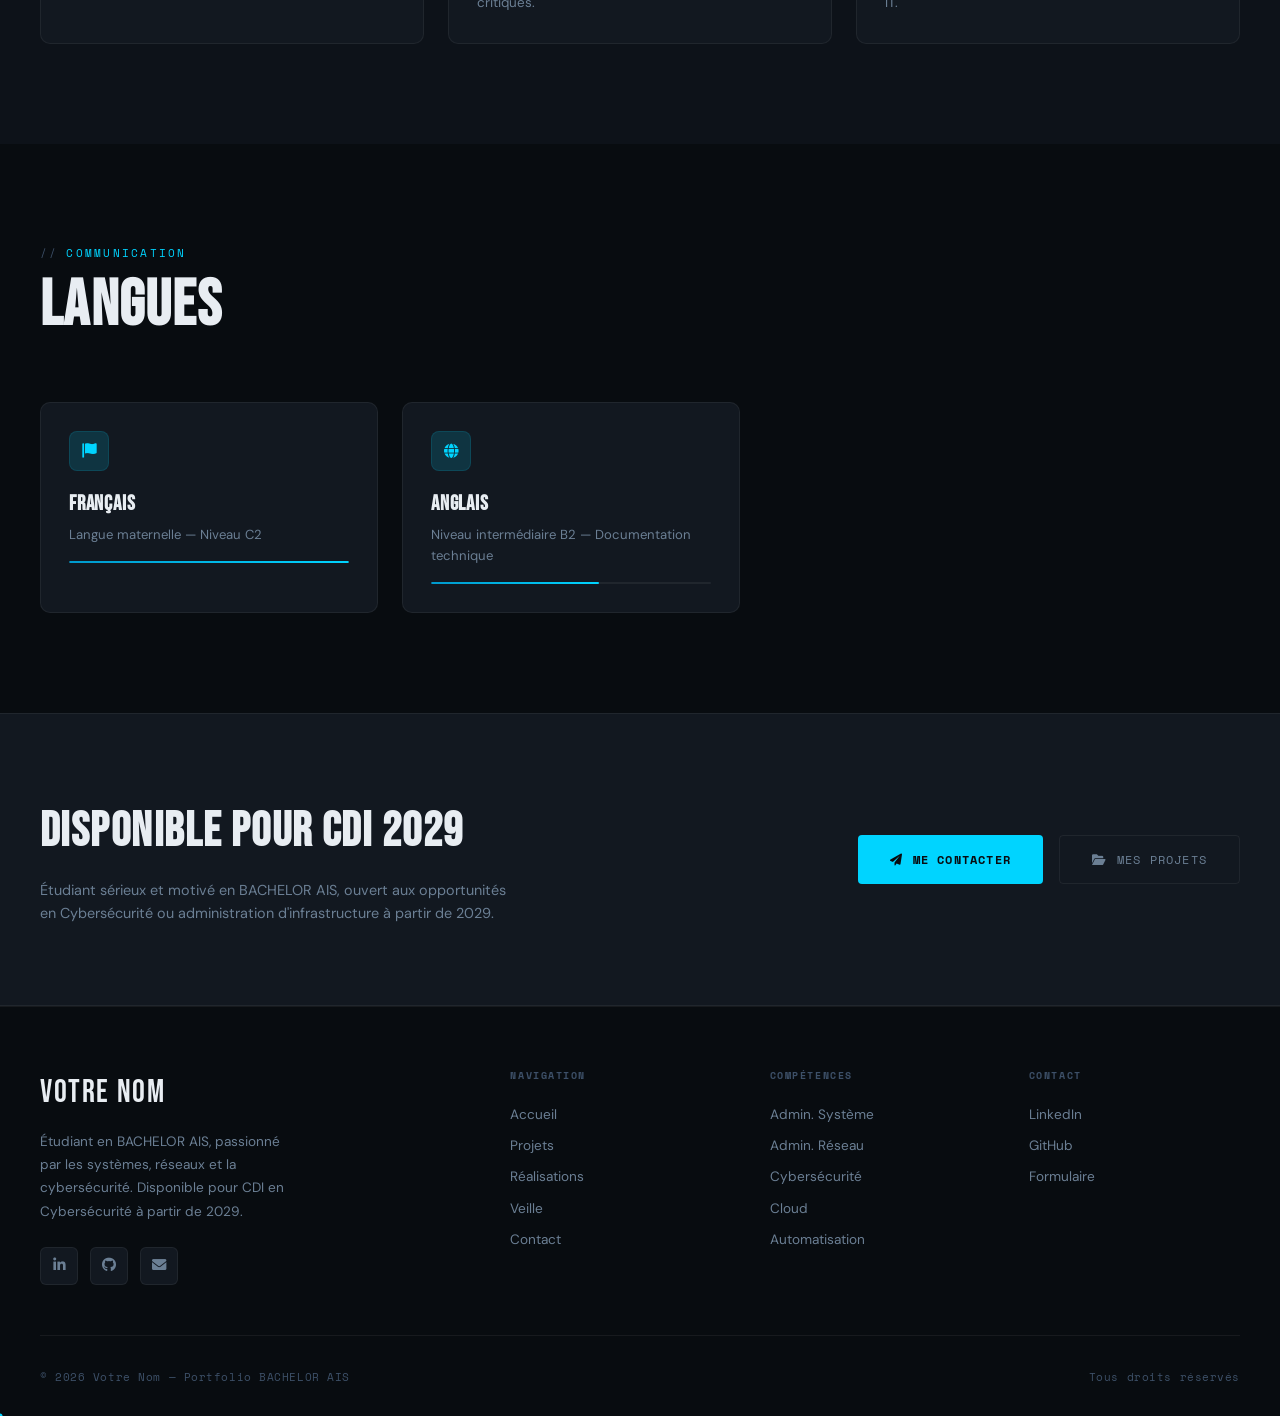
<file: realisations.html>
<!DOCTYPE html>
<html lang="fr">
<head>
    <script>
        (function () {
            var t = localStorage.getItem('kb-theme') || 'dark';
            document.documentElement.setAttribute('data-theme', t);
        })();
    </script>
    <meta charset="UTF-8">
    <meta name="viewport" content="width=device-width, initial-scale=1.0">
    <link rel="icon" type="image/x-icon" href="favicon.png">
    <link rel="icon" type="image/png" sizes="64x64" href="favicon.png">
    <link rel="apple-touch-icon" href="favicon.png">

    <title>Réalisations — Votre Nom</title>
    <meta name="description" content="Compétences techniques, certifications et expériences professionnelles de Votre Nom.">

    <link href="https://cdnjs.cloudflare.com/ajax/libs/font-awesome/6.0.0/css/all.min.css" rel="stylesheet">
    <link href="https://fonts.googleapis.com/css2?family=Space+Mono:wght@400;700&family=DM+Sans:wght@300;400;500;600&family=Bebas+Neue&display=swap" rel="stylesheet">
    <link rel="stylesheet" href="css/style.css">

    <style>
        /* ── STATUS COLORS ───────────── */
        .status-obtained  { background: rgba(0,255,136,0.08); color: #00ff88; border: 1px solid rgba(0,255,136,0.25); }
        .status-progress  { background: rgba(255,193,7,0.08);  color: #ffc107; border: 1px solid rgba(255,193,7,0.25); }

        /* ── SKILLS GRID ─────────────── */
        .skills-grid {
            display:               grid;
            grid-template-columns: repeat(3, 1fr);
            gap:                   1px;
            background:            var(--border2);
            border-radius:         12px;
            overflow:              hidden;
            border:                1px solid var(--border2);
        }
        .skill-card {
            background: var(--surface);
            padding:    2rem 1.75rem;
            position:   relative; overflow: hidden;
            transition: background 0.3s;
        }
        .skill-card::before {
            content: '';
            position: absolute; top: 0; left: 0; right: 0; height: 2px;
            background: linear-gradient(90deg, var(--accent), transparent);
            transform:  scaleX(0); transform-origin: left; transition: transform 0.4s;
        }
        .skill-card:hover                { background: var(--surface2); }
        .skill-card:hover::before        { transform: scaleX(1); }
        .skill-card-num { font-family: var(--font-display); font-size: 3.5rem; color: var(--border2); line-height: 1; margin-bottom: 1rem; transition: color 0.3s; }
        .skill-card:hover .skill-card-num { color: rgba(0,212,255,0.08); }
        .skill-icon {
            width: 42px; height: 42px;
            background: var(--accent-glow); border: 1px solid var(--border); border-radius: 8px;
            display: flex; align-items: center; justify-content: center;
            color: var(--accent); font-size: 1rem; margin-bottom: 1.25rem;
        }
        .skill-card h3 { font-family: var(--font-display); font-size: 1.3rem; letter-spacing: 0.04em; margin-bottom: 0.6rem; }
        .skill-card p  { font-size: 0.82rem; color: var(--text-muted); line-height: 1.7; margin-bottom: 1.25rem; }
        .skill-items   { list-style: none; margin-bottom: 1.5rem; }
        .skill-items li {
            font-family: var(--font-mono); font-size: 0.7rem; color: var(--text-dim);
            padding: 0.3rem 0 0.3rem 1rem; position: relative;
            border-bottom: 1px solid var(--border2); transition: color 0.2s;
        }
        .skill-items li:last-child { border-bottom: none; }
        .skill-items li::before { content: '▹'; position: absolute; left: 0; color: var(--accent); }
        .skill-card:hover .skill-items li { color: var(--text-muted); }
        .skill-bar      { height: 2px; background: var(--border2); border-radius: 1px; overflow: hidden; }
        .skill-bar-fill {
            height: 100%;
            background: linear-gradient(90deg, var(--accent2), var(--accent));
            border-radius: 1px;
            width: 0; transition: width 1.2s ease-out;
        }

        /* ── CERTIFICATIONS ──────────── */
        .cert-grid {
            display:               grid;
            grid-template-columns: repeat(3, 1fr);
            gap:                   1.5rem;
        }
        .cert-card {
            background:    var(--surface);
            border:        1px solid var(--border2);
            border-radius: 12px;
            padding:       2rem;
            text-align:    center;
            transition:    border-color 0.3s, transform 0.3s, box-shadow 0.3s;
            position:      relative; overflow: hidden;
        }
        .cert-card:hover { border-color: rgba(0,212,255,0.25); transform: translateY(-4px); box-shadow: 0 15px 40px rgba(0,0,0,0.3); }
        .cert-card::after {
            content: '';
            position: absolute; bottom: 0; left: 0; right: 0; height: 80px;
            background: linear-gradient(to top, var(--accent-glow), transparent);
            opacity: 0; transition: opacity 0.3s;
        }
        .cert-card:hover::after { opacity: 1; }
        .cert-badge {
            width: 64px; height: 64px;
            background: var(--accent-glow); border: 1px solid var(--border); border-radius: 50%;
            display: flex; align-items: center; justify-content: center;
            margin: 0 auto 1.25rem; color: var(--accent); font-size: 1.4rem;
        }
        .cert-card h3  { font-family: var(--font-display); font-size: 1.4rem; letter-spacing: 0.04em; margin-bottom: 0.4rem; }
        .cert-org      { font-family: var(--font-mono); font-size: 0.7rem; color: var(--accent); letter-spacing: 0.08em; margin-bottom: 0.75rem; }
        .cert-date     { font-size: 0.82rem; color: var(--text-muted); margin-bottom: 0.4rem; }
        .cert-sub      { font-size: 0.78rem; color: var(--text-dim); margin-bottom: 1rem; }
        .cert-status   { font-family: var(--font-mono); font-size: 0.6rem; letter-spacing: 0.1em; text-transform: uppercase; padding: 0.3rem 0.75rem; border-radius: 3px; display: inline-block; }

        /* ── TIMELINE ────────────────── */
        .timeline { position: relative; padding-left: 2.5rem; }
        .timeline::before {
            content: '';
            position: absolute; left: 0; top: 8px; bottom: 8px; width: 1px;
            background: linear-gradient(to bottom, var(--accent), rgba(0,212,255,0.1));
        }
        .timeline-item {
            position:      relative;
            margin-bottom: 1.5rem;
            background:    var(--surface);
            border:        1px solid var(--border2);
            border-radius: 10px;
            padding:       1.75rem 2rem;
            transition:    border-color 0.3s, transform 0.3s;
        }
        .timeline-item:hover { border-color: rgba(0,212,255,0.2); transform: translateX(4px); }
        .timeline-item::before {
            content: '';
            position:     absolute; left: -2.85rem; top: 1.9rem;
            width:        10px; height: 10px; border-radius: 50%;
            background:   var(--accent); border: 2px solid var(--bg);
            box-shadow:   0 0 0 2px var(--accent2);
        }
        .timeline-date      { font-family: var(--font-mono); font-size: 0.68rem; color: var(--accent); letter-spacing: 0.1em; margin-bottom: 0.6rem; }
        .timeline-title-row { display: flex; align-items: center; gap: 0.75rem; margin-bottom: 0.4rem; flex-wrap: wrap; }
        .timeline-title     { font-family: var(--font-display); font-size: 1.35rem; letter-spacing: 0.03em; }
        .timeline-company   { font-size: 0.82rem; color: var(--text-muted); margin-bottom: 0.85rem; }
        .timeline-desc      { font-size: 0.875rem; color: var(--text-muted); line-height: 1.75; margin-bottom: 1.25rem; }
        .timeline-tags      { display: flex; gap: 0.4rem; flex-wrap: wrap; }
        .timeline-tag {
            font-family: var(--font-mono); font-size: 0.62rem;
            padding:     0.25rem 0.6rem;
            background:  var(--bg2); border: 1px solid var(--border2); border-radius: 3px;
            color:       var(--text-dim); transition: all 0.2s;
        }
        .timeline-item:hover .timeline-tag { border-color: var(--border); color: var(--text-muted); }

        /* Info tooltip */
        .info-btn {
            display: inline-flex; align-items: center; justify-content: center;
            width: 22px; height: 22px; min-width: 22px;
            background: var(--surface2); border: 1px solid var(--border2);
            border-radius: 50%; color: var(--text-dim); font-size: 0.65rem;
            transition: all 0.2s; flex-shrink: 0;
        }
        .info-btn:hover, .info-btn.open { color: var(--accent); border-color: var(--accent); background: var(--accent-glow); }
        .info-tooltip {
            display:    none;
            position:   fixed;
            background: var(--surface2); border: 1px solid var(--border);
            border-radius: 8px; padding: 1rem 1.25rem; width: 280px;
            z-index:    9999; box-shadow: 0 12px 40px rgba(0,0,0,0.5);
        }
        .info-tooltip.open { display: block; }
        .tooltip-header { font-family: var(--font-mono); font-size: 0.65rem; font-weight: 700; color: var(--accent); text-transform: uppercase; letter-spacing: 0.15em; margin-bottom: 0.75rem; padding-bottom: 0.6rem; border-bottom: 1px solid var(--border2); }
        .tooltip-item  { display: flex; align-items: baseline; gap: 0.5rem; margin-bottom: 0.45rem; }
        .tooltip-item:last-child { margin-bottom: 0; }
        .tooltip-icon  { width: 14px; color: var(--text-dim); font-size: 0.65rem; flex-shrink: 0; }
        .tooltip-label { font-family: var(--font-mono); font-size: 0.65rem; color: var(--text-dim); white-space: nowrap; }
        .tooltip-value { font-size: 0.8rem; color: var(--text-muted); }

        /* ── SOFT SKILLS ─────────────── */
        .soft-grid {
            display:               grid;
            grid-template-columns: repeat(3, 1fr);
            gap:                   1.5rem;
        }
        .soft-card {
            background:    var(--surface);
            border:        1px solid var(--border2);
            border-radius: 10px;
            padding:       1.75rem;
            transition:    border-color 0.3s, transform 0.3s;
        }
        .soft-card:hover { border-color: var(--border); transform: translateY(-3px); }
        .soft-icon { width: 40px; height: 40px; background: var(--accent-glow); border: 1px solid var(--border); border-radius: 8px; display: flex; align-items: center; justify-content: center; color: var(--accent); font-size: 0.9rem; margin-bottom: 1rem; }
        .soft-card h3 { font-family: var(--font-display); font-size: 1.2rem; letter-spacing: 0.04em; margin-bottom: 0.5rem; }
        .soft-card p  { font-size: 0.84rem; color: var(--text-muted); line-height: 1.7; }

        /* ── LANGUAGES ───────────────── */
        .lang-grid { display: grid; grid-template-columns: repeat(2, 1fr); gap: 1.5rem; max-width: 700px; }
        .lang-card { background: var(--surface); border: 1px solid var(--border2); border-radius: 10px; padding: 1.75rem; transition: border-color 0.3s; }
        .lang-card:hover { border-color: var(--border); }
        .lang-icon { width: 40px; height: 40px; background: var(--accent-glow); border: 1px solid var(--border); border-radius: 8px; display: flex; align-items: center; justify-content: center; color: var(--accent); font-size: 0.9rem; margin-bottom: 1rem; }
        .lang-card h3 { font-family: var(--font-display); font-size: 1.3rem; letter-spacing: 0.04em; margin-bottom: 0.25rem; }
        .lang-card p  { font-size: 0.82rem; color: var(--text-muted); margin-bottom: 1rem; }
        .lang-bar     { height: 2px; background: var(--border2); border-radius: 1px; overflow: hidden; }
        .lang-bar-fill { height: 100%; background: linear-gradient(90deg, var(--accent2), var(--accent)); border-radius: 1px; width: 0; transition: width 1.2s ease-out; }

        /* ── RESPONSIVE ──────────────── */
        @media (max-width: 1000px) { .skills-grid { grid-template-columns: repeat(2, 1fr); } .soft-grid { grid-template-columns: repeat(2, 1fr); } }
        @media (max-width: 900px)  { .cert-grid { grid-template-columns: 1fr 1fr; } }
        @media (max-width: 600px)  { .skills-grid { grid-template-columns: 1fr; } .cert-grid { grid-template-columns: 1fr; } .soft-grid { grid-template-columns: 1fr; } .lang-grid { grid-template-columns: 1fr; } }
    </style>
</head>
<body>

    <!-- HEADER -->
    <header id="header">
        <nav>
            <a href="index.html" class="logo">Votre Nom</a>
            <ul class="nav-links">
                <li><a href="index.html">Accueil</a></li>
                <li><a href="projets.html">Projets</a></li>
                <li><a href="realisations.html" class="active">Réalisations</a></li>
                <li><a href="veille.html">Veille</a></li>
                <li><a href="contact.html">Contact</a></li>
                <li><button class="theme-toggle" id="themeToggle"><i class="fas fa-moon"></i></button></li>
            </ul>
            <div class="burger" id="burger"><span></span><span></span><span></span></div>
        </nav>
    </header>

    <!-- PAGE HERO -->
    <div class="page-hero">
        <div class="page-hero-inner">
            <div class="breadcrumb">
                <a href="index.html">Accueil</a><span>/</span><span>Réalisations</span>
            </div>
            <h1>Mes<br>Réalisations</h1>
            <p>Compétences techniques, certifications et expériences professionnelles acquises au fil du parcours.</p>
        </div>
    </div>

    <!-- COMPÉTENCES -->
    <section class="section" id="competences">
        <div class="container">
            <div class="section-header reveal">
                <p class="section-tag">Savoir-faire</p>
                <h2 class="section-title">Compétences Techniques</h2>
            </div>
            <div class="skills-grid reveal">
                <div class="skill-card" id="reseau">
                    <div class="skill-card-num">01</div>
                    <div class="skill-icon"><i class="fas fa-network-wired"></i></div>
                    <h3>Administration Réseau</h3>
                    <p>Configuration et maintenance d'infrastructures réseau complexes.</p>
                    <ul class="skill-items">
                        <li>OSI / TCP-IP / Subnetting</li>
                        <li>Cisco, SonicWall, Fortinet</li>
                        <li>VLAN, OSPF, NAT, VPN</li>
                        <li>Wireshark, Analyse réseau</li>
                    </ul>
                    <div class="skill-bar"><div class="skill-bar-fill" style="--target-width:90%"></div></div>
                </div>
                <div class="skill-card" id="systeme">
                    <div class="skill-card-num">02</div>
                    <div class="skill-icon"><i class="fas fa-server"></i></div>
                    <h3>Administration Système</h3>
                    <p>Installation, configuration et maintenance des serveurs.</p>
                    <ul class="skill-items">
                        <li>Windows Server 2012–2025</li>
                        <li>Debian / Ubuntu / CentOS</li>
                        <li>Active Directory, GPO, DHCP/DNS</li>
                        <li>Microsoft 365, Entra ID, Intune</li>
                    </ul>
                    <div class="skill-bar"><div class="skill-bar-fill" style="--target-width:90%"></div></div>
                </div>
                <div class="skill-card" id="dev">
                    <div class="skill-card-num">03</div>
                    <div class="skill-icon"><i class="fas fa-code"></i></div>
                    <h3>Automatisation</h3>
                    <p>Scripts et automatisation des tâches d'administration.</p>
                    <ul class="skill-items">
                        <li>Bash / Shell Scripting</li>
                        <li>PowerShell</li>
                        <li>Python (bases)</li>
                        <li>HTML / CSS / JavaScript</li>
                    </ul>
                    <div class="skill-bar"><div class="skill-bar-fill" style="--target-width:70%"></div></div>
                </div>
                <div class="skill-card" id="virtualisation">
                    <div class="skill-card-num">04</div>
                    <div class="skill-icon"><i class="fas fa-cube"></i></div>
                    <h3>Virtualisation</h3>
                    <p>Déploiement et gestion d'environnements virtualisés.</p>
                    <ul class="skill-items">
                        <li>VMware ESXi / vSphere</li>
                        <li>Hyper-V</li>
                        <li>Docker / Conteneurisation</li>
                        <li>VirtualBox, Proxmox</li>
                    </ul>
                    <div class="skill-bar"><div class="skill-bar-fill" style="--target-width:85%"></div></div>
                </div>
                <div class="skill-card" id="securite">
                    <div class="skill-card-num">05</div>
                    <div class="skill-icon"><i class="fas fa-shield-alt"></i></div>
                    <h3>Cybersécurité</h3>
                    <p>Sécurisation des systèmes et analyse des vulnérabilités.</p>
                    <ul class="skill-items">
                        <li>pfSense, Pare-feu, IDS/IPS</li>
                        <li>Nmap, Wireshark, Audit</li>
                        <li>CVE, Gestion des accès</li>
                        <li>Sauvegarde, Supervision</li>
                    </ul>
                    <div class="skill-bar"><div class="skill-bar-fill" style="--target-width:80%"></div></div>
                </div>
                <div class="skill-card" id="cloud">
                    <div class="skill-card-num">06</div>
                    <div class="skill-icon"><i class="fas fa-cloud"></i></div>
                    <h3>Support IT & Cloud</h3>
                    <p>Support utilisateur et services cloud Microsoft.</p>
                    <ul class="skill-items">
                        <li>Microsoft 365, Azure</li>
                        <li>GLPI, Jira, Eucaldima</li>
                        <li>Maintenance matérielle</li>
                        <li>Masterisation, Déploiement</li>
                    </ul>
                    <div class="skill-bar"><div class="skill-bar-fill" style="--target-width:85%"></div></div>
                </div>
            </div>
        </div>
    </section>

    <!-- CERTIFICATIONS -->
    <section class="section section-alt">
        <div class="container">
            <div class="section-header reveal">
                <p class="section-tag">Diplômes</p>
                <h2 class="section-title">Diplômes & Certifications</h2>
            </div>
            <div class="cert-grid">
                <div class="cert-card reveal">
                    <div class="cert-badge"><i class="fas fa-certificate"></i></div>
                    <h3>Certification PIX</h3>
                    <p class="cert-org">PIX — Compétences Numériques</p>
                    <p class="cert-date">Obtenue en Juin 2024</p>
                    <p class="cert-sub">Code : VOTRE_CODE_PIX</p>
                    <span class="cert-status status-obtained">Certifié</span>
                </div>
                <div class="cert-card reveal">
                    <div class="cert-badge"><i class="fas fa-graduation-cap"></i></div>
                    <h3>Baccalauréat Pro</h3>
                    <p class="cert-org">Votre Lycée — Votre Ville</p>
                    <p class="cert-date">Obtenu en Juillet 2024</p>
                    <p class="cert-sub">Systèmes numériques — Spécialité RISC</p>
                    <span class="cert-status status-obtained">Obtenu</span>
                </div>
                <div class="cert-card reveal">
                    <div class="cert-badge"><i class="fas fa-laptop-code"></i></div>
                    <h3>BTS SIO SISR</h3>
                    <p class="cert-org">Votre Lycée — Votre Ville</p>
                    <p class="cert-date">En cours — Fin prévue 2026</p>
                    <p class="cert-sub">Services Informatiques — option SISR</p>
                    <span class="cert-status status-progress">En cours</span>
                </div>
            </div>
        </div>
    </section>

    <!-- EXPÉRIENCE -->
    <section class="section">
        <div class="container">
            <div class="section-header reveal">
                <p class="section-tag">Parcours</p>
                <h2 class="section-title">Expérience Professionnelle</h2>
            </div>
            <div class="timeline reveal">

                <div class="timeline-item">
                    <div class="timeline-date">Mars 2025 — Mai 2025</div>
                    <div class="timeline-title-row">
                        <span class="timeline-title">Technicien Support Hotline Logiciel</span>
                    </div>
                    <p class="timeline-company">ENTREPRISE_STAGE (STAGE) — Ville (Code Postal)</p>
                    <p class="timeline-desc">Installation, réinstallation et migration des logiciels ENTREPRISE_STAGE. Configuration réseau des machines, rédaction de documentation technique, suivi et résolution d'incidents via SIS, gestion des licences.</p>
                    <div class="timeline-tags">
                        <span class="timeline-tag">Support logiciel</span>
                        <span class="timeline-tag">Configuration réseau</span>
                        <span class="timeline-tag">Documentation</span>
                        <span class="timeline-tag">SIS</span>
                    </div>
                </div>

                <div class="timeline-item">
                    <div class="timeline-date">Janvier 2026 — Mars 2026</div>
                    <div class="timeline-title-row">
                        <span class="timeline-title">Stagiaire — Support informatique</span>
                    </div>
                    <p class="timeline-company">ENTREPRISE_STAGE / SCAPRIM — Ville</p>
                    <p class="timeline-desc">Stage de 8 semaines axé sur le support informatique. Support utilisateur, maintenance du parc informatique et assistance technique auprès des collaborateurs.</p>
                    <div class="timeline-tags">
                        <span class="timeline-tag">Support informatique</span>
                        <span class="timeline-tag">Assistance utilisateur</span>
                        <span class="timeline-tag">Maintenance parc IT</span>
                        <span class="timeline-tag">Dépannage</span>
                    </div>
                </div>

                <div class="timeline-item">
                    <div class="timeline-date">Janvier 2025 — Mars 2025</div>
                    <div class="timeline-title-row">
                        <span class="timeline-title">Stagiaire — Gestion du parc informatique</span>
                    </div>
                    <p class="timeline-company">ENTREPRISE_STAGE (Filiale de la Groupe Bancaire) — Ville</p>
                    <p class="timeline-desc">Stage de 5 semaines axé sur la gestion du parc informatique. Masterisation de PC, installation de postes de travail et gestion des tickets via Eucaldima.</p>
                    <div class="timeline-tags">
                        <span class="timeline-tag">Masterisation PC</span>
                        <span class="timeline-tag">Installation poste</span>
                        <span class="timeline-tag">Eucaldima</span>
                        <span class="timeline-tag">Windows</span>
                    </div>
                </div>

                <div class="timeline-item">
                    <div class="timeline-date">Janvier 2022 — Février 2022</div>
                    <div class="timeline-title-row">
                        <span class="timeline-title">Technicien Fibre Optique</span>
                    </div>
                    <p class="timeline-company">ENTREPRISE_STAGE (STAGE) — Ville</p>
                    <p class="timeline-desc">Infrastructure fibre optique : tirage et soudure de câbles optiques, mise en place complète de liaisons pour assurer une connectivité optimale.</p>
                    <div class="timeline-tags">
                        <span class="timeline-tag">Fibre optique</span>
                        <span class="timeline-tag">Câblage</span>
                        <span class="timeline-tag">Soudure</span>
                    </div>
                </div>

                <div class="timeline-item">
                    <div class="timeline-date">Mai 2021 — Juillet 2021</div>
                    <div class="timeline-title-row">
                        <span class="timeline-title">Technicien système et réseau</span>
                    </div>
                    <p class="timeline-company">ENTREPRISE_STAGE (STAGE) — Ville</p>
                    <p class="timeline-desc">Configuration, installation et maintenance des équipements réseau (routeurs, commutateurs, pare-feu). Dépannage et résolution rapide des problèmes liés au réseau.</p>
                    <div class="timeline-tags">
                        <span class="timeline-tag">Réseau</span>
                        <span class="timeline-tag">Équipements</span>
                        <span class="timeline-tag">Dépannage</span>
                    </div>
                </div>

            </div>
        </div>
    </section>

    <!-- SOFT SKILLS -->
    <section class="section section-alt">
        <div class="container">
            <div class="section-header reveal">
                <p class="section-tag">Savoir-être</p>
                <h2 class="section-title">Compétences Transversales</h2>
            </div>
            <div class="soft-grid reveal">
                <div class="soft-card">
                    <div class="soft-icon"><i class="fas fa-lightbulb"></i></div>
                    <h3>Curiosité</h3>
                    <p>Curiosité naturelle et soif d'apprendre. Toujours à l'affût des nouvelles technologies et meilleures pratiques IT.</p>
                </div>
                <div class="soft-card">
                    <div class="soft-icon"><i class="fas fa-users"></i></div>
                    <h3>Travail en équipe</h3>
                    <p>Capacité à collaborer avec différents profils, partager les connaissances et contribuer au succès collectif.</p>
                </div>
                <div class="soft-card">
                    <div class="soft-icon"><i class="fas fa-comments"></i></div>
                    <h3>Communication</h3>
                    <p>Sens de la communication pour expliquer clairement des concepts techniques et assurer un support de qualité.</p>
                </div>
                <div class="soft-card">
                    <div class="soft-icon"><i class="fas fa-user-check"></i></div>
                    <h3>Autonomie</h3>
                    <p>Capacité à travailler de manière autonome, prendre des initiatives et gérer efficacement mes priorités.</p>
                </div>
                <div class="soft-card">
                    <div class="soft-icon"><i class="fas fa-brain"></i></div>
                    <h3>Gestion du stress</h3>
                    <p>Capacité à rester calme et efficace sous pression, notamment lors de la résolution d'incidents critiques.</p>
                </div>
                <div class="soft-card">
                    <div class="soft-icon"><i class="fas fa-handshake"></i></div>
                    <h3>Sérieux & Motivation</h3>
                    <p>Approche sérieuse et professionnelle avec une forte motivation pour progresser dans le domaine IT.</p>
                </div>
            </div>
        </div>
    </section>

    <!-- LANGUES -->
    <section class="section">
        <div class="container">
            <div class="section-header reveal">
                <p class="section-tag">Communication</p>
                <h2 class="section-title">Langues</h2>
            </div>
            <div class="lang-grid reveal">
                <div class="lang-card">
                    <div class="lang-icon"><i class="fas fa-flag"></i></div>
                    <h3>Français</h3>
                    <p>Langue maternelle — Niveau C2</p>
                    <div class="lang-bar"><div class="lang-bar-fill" style="--target-width:100%"></div></div>
                </div>
                <div class="lang-card">
                    <div class="lang-icon"><i class="fas fa-globe"></i></div>
                    <h3>Anglais</h3>
                    <p>Niveau intermédiaire B2 — Documentation technique</p>
                    <div class="lang-bar"><div class="lang-bar-fill" style="--target-width:60%"></div></div>
                </div>
            </div>
        </div>
    </section>

    <!-- CTA -->
    <section class="cta-section">
        <div class="cta-inner reveal">
            <div>
                <h2>Disponible pour CDI 2029</h2>
                <p>Étudiant sérieux et motivé en BACHELOR AIS, ouvert aux opportunités en Cybersécurité ou administration d'infrastructure à partir de 2029.</p>
            </div>
            <div class="cta-buttons">
                <a href="contact.html" class="btn btn-primary"><i class="fas fa-paper-plane"></i> Me contacter</a>
                <a href="projets.html" class="btn btn-secondary"><i class="fas fa-folder-open"></i> Mes projets</a>
            </div>
        </div>
    </section>

    <!-- FOOTER -->
    <footer>
        <div class="footer-inner">
            <div class="footer-top">
                <div class="footer-brand">
                    <div class="logo-big">Votre Nom</div>
                    <p>Étudiant en BACHELOR AIS, passionné par les systèmes, réseaux et la cybersécurité. Disponible pour CDI en Cybersécurité à partir de 2029.</p>
                    <div class="footer-social">
                        <a href="https://www.linkedin.com/in/VOTRE_PROFIL_LINKEDIN/" class="social-btn" title="LinkedIn"><i class="fab fa-linkedin-in"></i></a>
                        <a href="https://github.com/VOTRE_GITHUB" class="social-btn" title="GitHub"><i class="fab fa-github"></i></a>
                        <a href="contact.html" class="social-btn" title="Email"><i class="fas fa-envelope"></i></a>
                    </div>
                </div>
                <div class="footer-col">
                    <h4>Navigation</h4>
                    <a href="index.html">Accueil</a>
                    <a href="projets.html">Projets</a>
                    <a href="realisations.html">Réalisations</a>
                    <a href="veille.html">Veille</a>
                    <a href="contact.html">Contact</a>
                </div>
                <div class="footer-col">
                    <h4>Compétences</h4>
                    <a href="#systeme">Admin. Système</a>
                    <a href="#reseau">Admin. Réseau</a>
                    <a href="#securite">Cybersécurité</a>
                    <a href="#cloud">Cloud</a>
                    <a href="#dev">Automatisation</a>
                </div>
                <div class="footer-col">
                    <h4>Contact</h4>
                    <a href="https://www.linkedin.com/in/VOTRE_PROFIL_LINKEDIN/">LinkedIn</a>
                    <a href="https://github.com/VOTRE_GITHUB">GitHub</a>
                    <a href="contact.html">Formulaire</a>
                </div>
            </div>
            <div class="footer-bottom">
                <p>© 2026 Votre Nom — Portfolio BACHELOR AIS</p>
                <p>Tous droits réservés</p>
            </div>
        </div>
    </footer>

    <script src="js/main.js"></script>
    <script>
        /* ── Animate bars on scroll ── */
        var barObs = new IntersectionObserver(function (entries) {
            entries.forEach(function (entry) {
                if (entry.isIntersecting) {
                    entry.target.style.width = getComputedStyle(entry.target).getPropertyValue('--target-width') || '100%';
                    barObs.unobserve(entry.target);
                }
            });
        }, { threshold: 0.3 });
        document.querySelectorAll('.skill-bar-fill, .lang-bar-fill').forEach(function (el) { barObs.observe(el); });
    </script>
</body>
</html>
</file>
<file: css/style.css>
/* ══════════════════════════════════════════════════════
   PORTFOLIO — Votre Nom
   style.css — styles partagés sur toutes les pages
   ══════════════════════════════════════════════════════ */


/* ── THEME SYSTEM ───────────────────────────────────── */
:root {
    --bg:          #080c10;
    --bg2:         #0d1219;
    --surface:     #121820;
    --surface2:    #1a2230;
    --accent:      #00d4ff;
    --accent2:     #0099cc;
    --accent-glow: rgba(0, 212, 255, 0.15);
    --text:        #e8edf2;
    --text-muted:  #6b7f94;
    --text-dim:    #3d5068;
    --border:      rgba(0, 212, 255, 0.12);
    --border2:     rgba(255, 255, 255, 0.06);

    --font-display: 'Bebas Neue', sans-serif;
    --font-mono:    'Space Mono', monospace;
    --font-body:    'DM Sans', sans-serif;
}

[data-theme="light"] {
    --bg:          #f0f4f8;
    --bg2:         #e2eaf3;
    --surface:     #ffffff;
    --surface2:    #d8e2ee;
    --accent:      #0099cc;
    --accent2:     #007aaa;
    --accent-glow: rgba(0, 153, 204, 0.12);
    --text:        #0d1a26;
    --text-muted:  #3d5a72;
    --text-dim:    #7a96b0;
    --border:      rgba(0, 153, 204, 0.2);
    --border2:     rgba(0, 0, 0, 0.07);
}

html {
    transition: background 0.35s ease, color 0.35s ease;
}
body, header, footer, section {
    transition: background 0.35s ease, color 0.35s ease, border-color 0.35s ease;
}


/* ── RESET ──────────────────────────────────────────── */
*, *::before, *::after {
    box-sizing: border-box;
    margin:     0;
    padding:    0;
    cursor:     none !important;
}

html { scroll-behavior: smooth; }

body {
    background:  var(--bg);
    color:       var(--text);
    font-family: var(--font-body);
    font-size:   16px;
    line-height: 1.6;
    overflow-x:  hidden;
}

/* ── SCROLLBAR ──────────────────────────────────────── */
::-webkit-scrollbar       { width: 4px; }
::-webkit-scrollbar-track { background: var(--bg); }
::-webkit-scrollbar-thumb { background: var(--accent2); border-radius: 2px; }

/* ── NOISE OVERLAY ──────────────────────────────────── */
body::before {
    content: '';
    position: fixed; inset: 0;
    background-image: url("data:image/svg+xml,%3Csvg viewBox='0 0 256 256' xmlns='http://www.w3.org/2000/svg'%3E%3Cfilter id='noise'%3E%3CfeTurbulence type='fractalNoise' baseFrequency='0.9' numOctaves='4' stitchTiles='stitch'/%3E%3C/filter%3E%3Crect width='100%25' height='100%25' filter='url(%23noise)' opacity='0.03'/%3E%3C/svg%3E");
    pointer-events: none;
    z-index: 9999;
    opacity: 0.4;
}


/* ── HEADER / NAV ───────────────────────────────────── */
header {
    position:       fixed; top: 0; left: 0; right: 0;
    z-index:        100;
    padding:        0 2rem;
    background:     rgba(8, 12, 16, 0.85);
    backdrop-filter: blur(20px);
    border-bottom:  1px solid var(--border2);
    height:         64px;
    display:        flex;
    align-items:    center;
    transition:     border-color 0.3s;
}

[data-theme="light"] header {
    background: rgba(240, 244, 248, 0.90);
}

nav {
    width:           100%;
    max-width:       1200px;
    margin:          0 auto;
    display:         flex;
    align-items:     center;
    justify-content: space-between;
}

.logo {
    font-family:    var(--font-mono);
    font-size:      0.85rem;
    color:          var(--accent);
    letter-spacing: 0.1em;
    display:        flex;
    align-items:    center;
    gap:            0.5rem;
    text-decoration: none;
}
.logo::before {
    content:   '>';
    color:     var(--text-muted);
    animation: blink 1.2s step-end infinite;
}
@keyframes blink { 0%, 100% { opacity: 1; } 50% { opacity: 0; } }

.nav-links {
    display:     flex;
    align-items: center;
    gap:         0.25rem;
    list-style:  none;
}

.nav-links a {
    font-family:    var(--font-mono);
    font-size:      0.72rem;
    letter-spacing: 0.08em;
    text-transform: uppercase;
    color:          var(--text-muted);
    text-decoration: none;
    padding:        0.5rem 0.85rem;
    border-radius:  4px;
    transition:     color 0.2s, background 0.2s;
}
.nav-links a:hover,
.nav-links a.active {
    color:      var(--accent);
    background: var(--accent-glow);
}

.theme-toggle {
    background:    var(--surface2);
    border:        1px solid var(--border);
    color:         var(--text-muted);
    width:         34px;
    height:        34px;
    border-radius: 6px;
    font-size:     0.8rem;
    transition:    all 0.2s;
}
.theme-toggle:hover { color: var(--accent); border-color: var(--accent); }

.burger {
    display:         none;
    flex-direction:  column;
    gap:             5px;
    padding:         4px;
}
.burger span {
    display:    block;
    width:      22px;
    height:     2px;
    background: var(--text-muted);
    transition: all 0.3s;
}


/* ── PAGE HERO (pages internes) ─────────────────────── */
.page-hero {
    padding:  140px 2rem 80px;
    position: relative;
    overflow: hidden;
}
.page-hero::before {
    content: '';
    position: absolute; inset: 0;
    background-image:
        linear-gradient(rgba(0,212,255,0.03) 1px, transparent 1px),
        linear-gradient(90deg, rgba(0,212,255,0.03) 1px, transparent 1px);
    background-size: 60px 60px;
    mask-image: radial-gradient(ellipse 80% 80% at 20% 50%, black 0%, transparent 100%);
}
.page-hero-inner {
    max-width: 1200px;
    margin:    0 auto;
    position:  relative;
    z-index:   1;
}
.page-hero h1 {
    font-family:    var(--font-display);
    font-size:      clamp(4rem, 9vw, 8rem);
    line-height:    0.92;
    letter-spacing: 0.02em;
    opacity:        0;
    animation:      fadeUp 0.7s 0.2s forwards;
    margin-bottom:  1rem;
}
.page-hero p {
    font-size:  1rem;
    color:      var(--text-muted);
    max-width:  520px;
    font-weight: 300;
    opacity:    0;
    animation:  fadeUp 0.7s 0.4s forwards;
}

.breadcrumb {
    font-family:    var(--font-mono);
    font-size:      0.7rem;
    color:          var(--text-dim);
    letter-spacing: 0.1em;
    display:        flex;
    align-items:    center;
    gap:            0.5rem;
    margin-bottom:  1.5rem;
    opacity:        0;
    animation:      fadeUp 0.5s 0.1s forwards;
}
.breadcrumb a { color: var(--text-muted); text-decoration: none; transition: color 0.2s; }
.breadcrumb a:hover { color: var(--accent); }
.breadcrumb span { color: var(--text-dim); }


/* ── SECTION LAYOUT ─────────────────────────────────── */
.section     { padding: 100px 2rem; }
.section-alt { background: var(--bg2); }

.container {
    max-width: 1200px;
    margin:    0 auto;
}

.section-header  { margin-bottom: 64px; }
.section-tag {
    font-family:    var(--font-mono);
    font-size:      0.7rem;
    color:          var(--accent);
    letter-spacing: 0.2em;
    text-transform: uppercase;
    margin-bottom:  0.75rem;
    display:        flex;
    align-items:    center;
    gap:            0.5rem;
}
.section-tag::before { content: '//'; color: var(--text-dim); }
.section-title {
    font-family:    var(--font-display);
    font-size:      clamp(2.5rem, 5vw, 4rem);
    line-height:    1;
    letter-spacing: 0.02em;
    color:          var(--text);
}


/* ── BUTTONS ────────────────────────────────────────── */
.btn {
    font-family:     var(--font-mono);
    font-size:       0.75rem;
    letter-spacing:  0.1em;
    text-transform:  uppercase;
    text-decoration: none;
    padding:         0.85rem 2rem;
    border-radius:   4px;
    transition:      all 0.25s;
    display:         inline-flex;
    align-items:     center;
    gap:             0.6rem;
}
.btn-primary {
    background:  var(--accent);
    color:       var(--bg);
    font-weight: 700;
    border:      none;
}
.btn-primary:hover {
    background:  #33ddff;
    transform:   translateY(-2px);
    box-shadow:  0 8px 30px rgba(0,212,255,0.3);
}
.btn-secondary {
    background: transparent;
    color:      var(--text-muted);
    border:     1px solid var(--border2);
}
.btn-secondary:hover {
    color:      var(--accent);
    border-color: var(--accent);
    background: var(--accent-glow);
    transform:  translateY(-2px);
}


/* ── CTA SECTION ────────────────────────────────────── */
.cta-section {
    background:  var(--surface);
    border-top:  1px solid var(--border2);
    border-bottom: 1px solid var(--border2);
    padding:     80px 2rem;
}
.cta-inner {
    max-width:       1200px;
    margin:          0 auto;
    display:         flex;
    align-items:     center;
    justify-content: space-between;
    gap:             3rem;
    flex-wrap:       wrap;
}
.cta-inner h2 {
    font-family:    var(--font-display);
    font-size:      clamp(2rem, 4vw, 3rem);
    letter-spacing: 0.03em;
    margin-bottom:  0.5rem;
}
.cta-inner p {
    color:     var(--text-muted);
    font-size: 0.9rem;
    max-width: 480px;
}
.cta-buttons { display: flex; gap: 1rem; flex-wrap: wrap; }


/* ── FOOTER ─────────────────────────────────────────── */
footer {
    background:  var(--bg);
    border-top:  1px solid var(--border2);
    padding:     60px 2rem 30px;
}
.footer-inner { max-width: 1200px; margin: 0 auto; }
.footer-top {
    display:               grid;
    grid-template-columns: 2fr 1fr 1fr 1fr;
    gap:                   3rem;
    margin-bottom:         50px;
}
.footer-brand .logo-big {
    font-family:    var(--font-display);
    font-size:      2rem;
    letter-spacing: 0.05em;
    color:          var(--text);
    margin-bottom:  0.75rem;
}
.footer-brand p {
    font-size:  0.85rem;
    color:      var(--text-muted);
    line-height: 1.7;
    max-width:  260px;
}
.footer-col h4 {
    font-family:    var(--font-mono);
    font-size:      0.65rem;
    text-transform: uppercase;
    letter-spacing: 0.15em;
    color:          var(--text-dim);
    margin-bottom:  1.25rem;
}
.footer-col a {
    display:         block;
    font-size:       0.85rem;
    color:           var(--text-muted);
    text-decoration: none;
    margin-bottom:   0.6rem;
    transition:      color 0.2s, transform 0.2s;
}
.footer-col a:hover { color: var(--accent); transform: translateX(3px); }
.footer-social { display: flex; gap: 0.75rem; margin-top: 1.5rem; }
.social-btn {
    width:           38px;
    height:          38px;
    background:      var(--surface);
    border:          1px solid var(--border2);
    border-radius:   6px;
    display:         flex;
    align-items:     center;
    justify-content: center;
    color:           var(--text-muted);
    text-decoration: none;
    font-size:       0.9rem;
    transition:      all 0.2s;
}
.social-btn:hover { color: var(--accent); border-color: var(--border); background: var(--accent-glow); }
.footer-bottom {
    display:         flex;
    align-items:     center;
    justify-content: space-between;
    padding-top:     2rem;
    border-top:      1px solid var(--border2);
}
.footer-bottom p {
    font-family:    var(--font-mono);
    font-size:      0.7rem;
    color:          var(--text-dim);
    letter-spacing: 0.05em;
}


/* ── REVEAL ANIMATION ───────────────────────────────── */
.reveal {
    opacity:    0;
    transform:  translateY(30px);
    transition: opacity 0.7s ease, transform 0.7s ease;
}
.reveal.visible {
    opacity:   1;
    transform: translateY(0);
}

@keyframes fadeUp {
    from { opacity: 0; transform: translateY(24px); }
    to   { opacity: 1; transform: translateY(0); }
}
@keyframes fadeIn { from { opacity: 0; } to { opacity: 1; } }


/* ── CUSTOM CURSOR ──────────────────────────────────── */
#c-dot {
    position:      fixed;
    pointer-events: none;
    z-index:       999999;
    width:         5px;
    height:        5px;
    background:    var(--accent);
    border-radius: 50%;
    transform:     translate(-50%, -50%);
    transition:    transform 0.1s, background 0.2s;
}
#c-ring {
    position:      fixed;
    pointer-events: none;
    z-index:       999998;
    width:         36px;
    height:        36px;
    border:        1.5px solid var(--accent);
    border-radius: 50%;
    transform:     translate(-50%, -50%);
    transition:
        width  0.4s cubic-bezier(0.16,1,0.3,1),
        height 0.4s cubic-bezier(0.16,1,0.3,1),
        border-color 0.3s,
        opacity 0.3s;
    opacity: 0.7;
}
#c-ring.on-hover { width: 52px; height: 52px; border-color: #ffffff; opacity: 1; }
#c-ring.on-click { width: 24px; height: 24px; border-color: var(--accent); opacity: 1; }
#c-dot.on-hover  { transform: translate(-50%, -50%) scale(0); }
#c-dot.on-click  { transform: translate(-50%, -50%) scale(2.5); background: var(--accent); }
#c-ring.gone, #c-dot.gone { opacity: 0; }

@media (pointer: coarse) {
    * { cursor: auto !important; }
    #c-dot, #c-ring { display: none; }
}


/* ── RESPONSIVE ─────────────────────────────────────── */
@media (max-width: 900px) {
    .footer-top { grid-template-columns: 1fr 1fr; }
}
@media (max-width: 600px) {
    .nav-links              { display: none; }
    .burger                 { display: flex; }
    .footer-top             { grid-template-columns: 1fr; gap: 2rem; }
    .footer-bottom          { flex-direction: column; gap: 0.75rem; text-align: center; }
    .cta-inner              { flex-direction: column; }
    .page-hero h1           { font-size: 4rem; }
}
</file>
